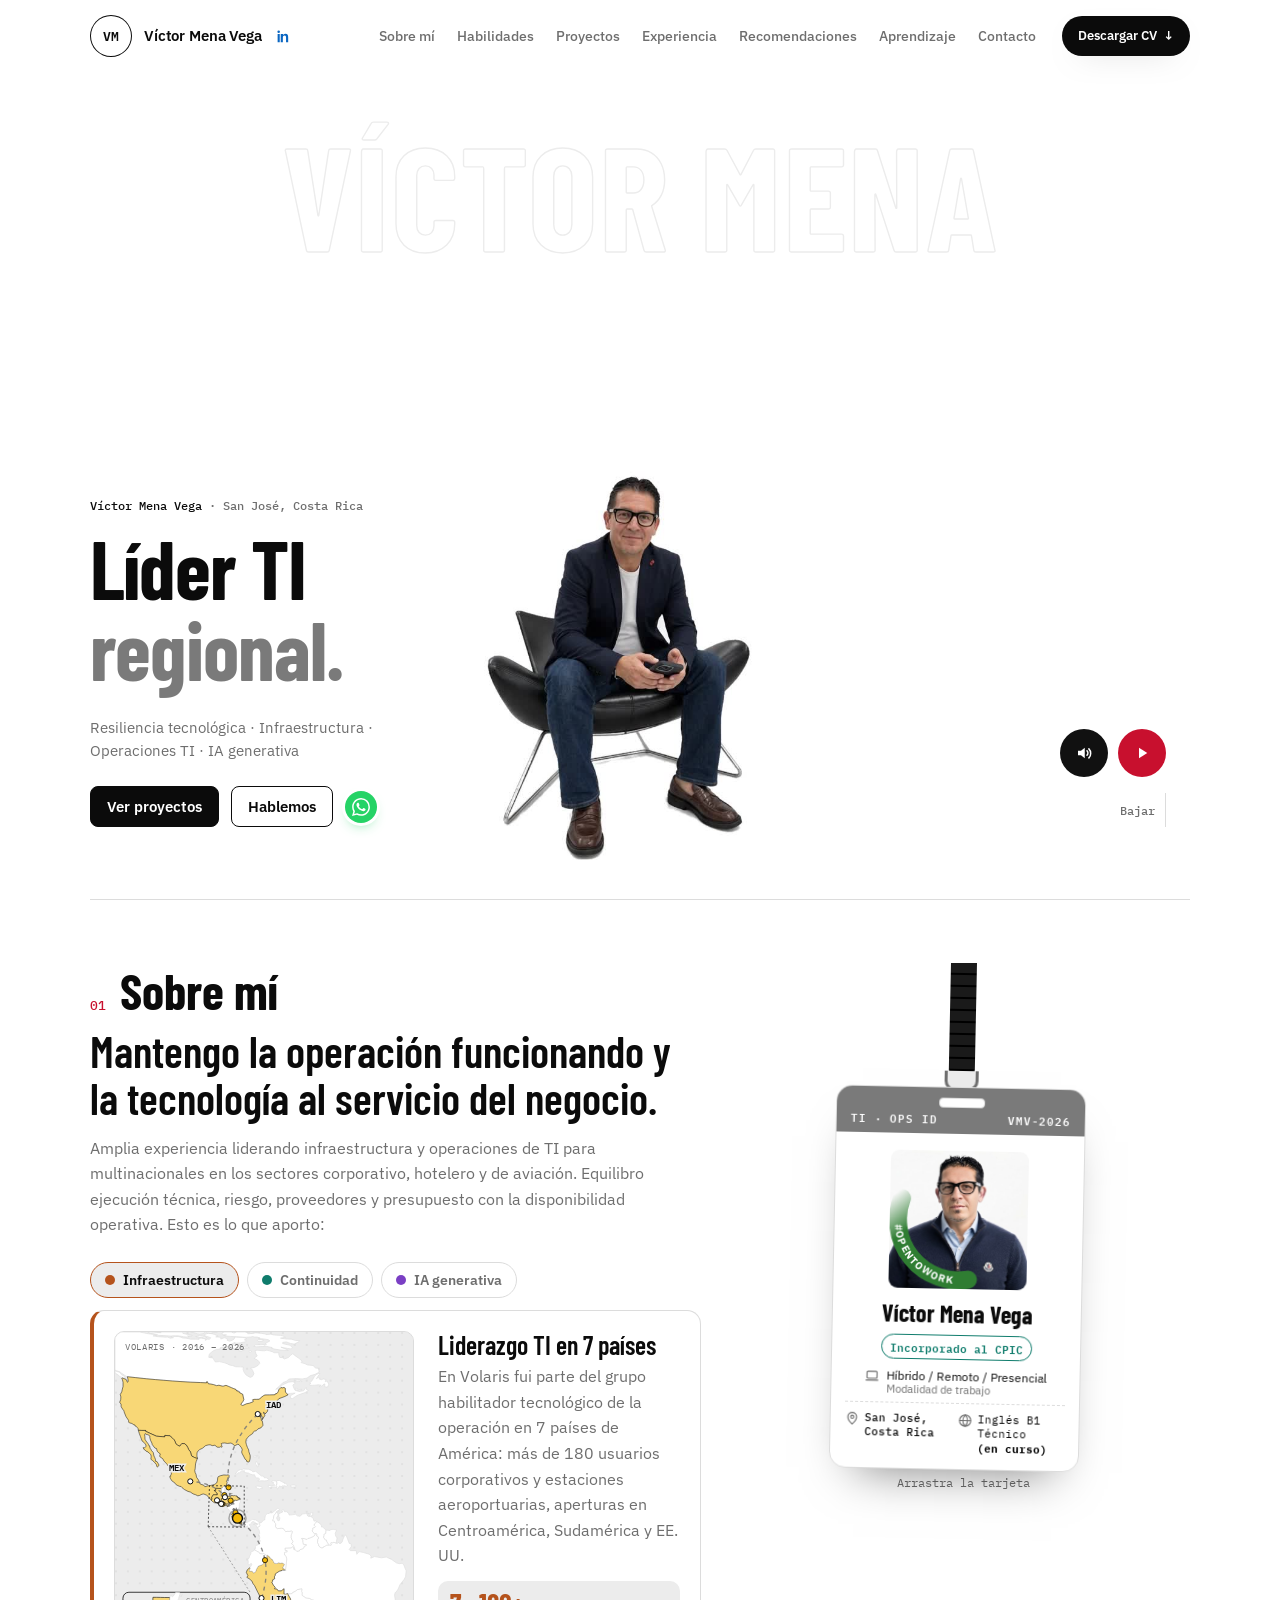
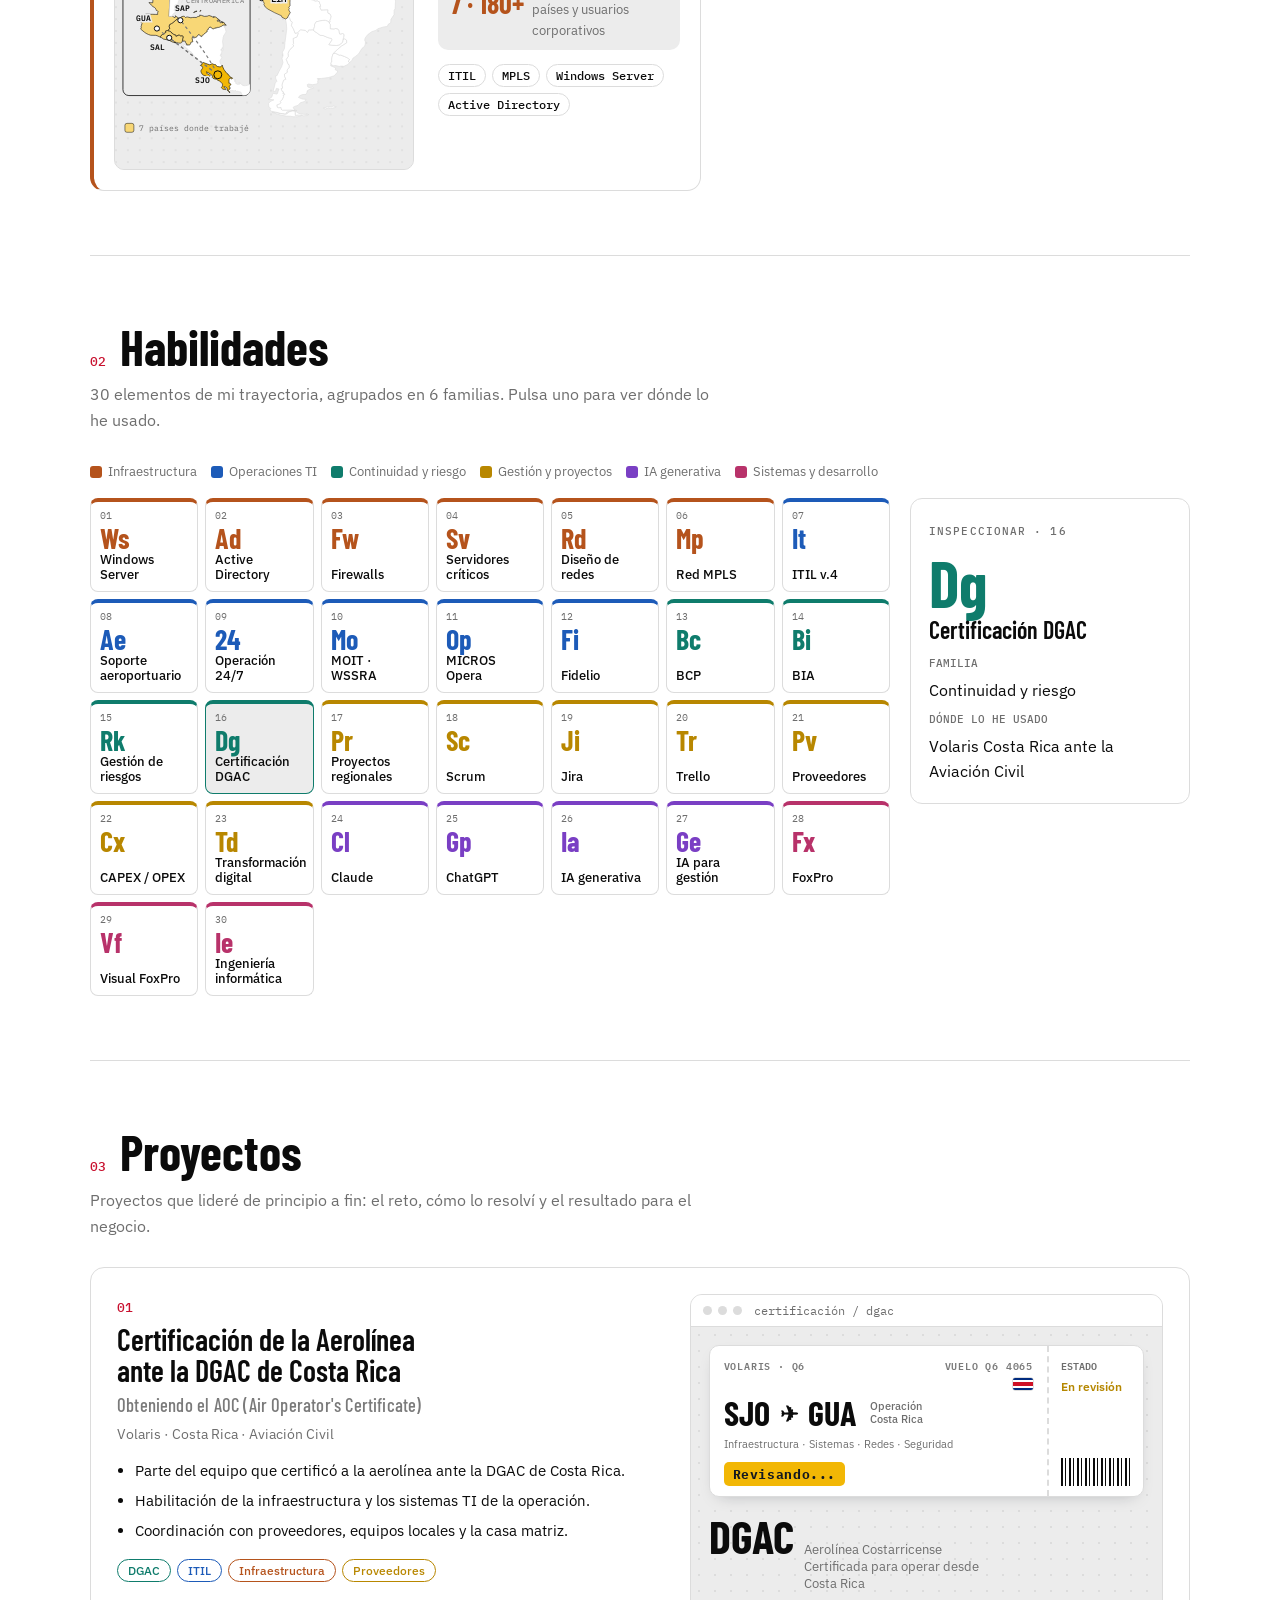
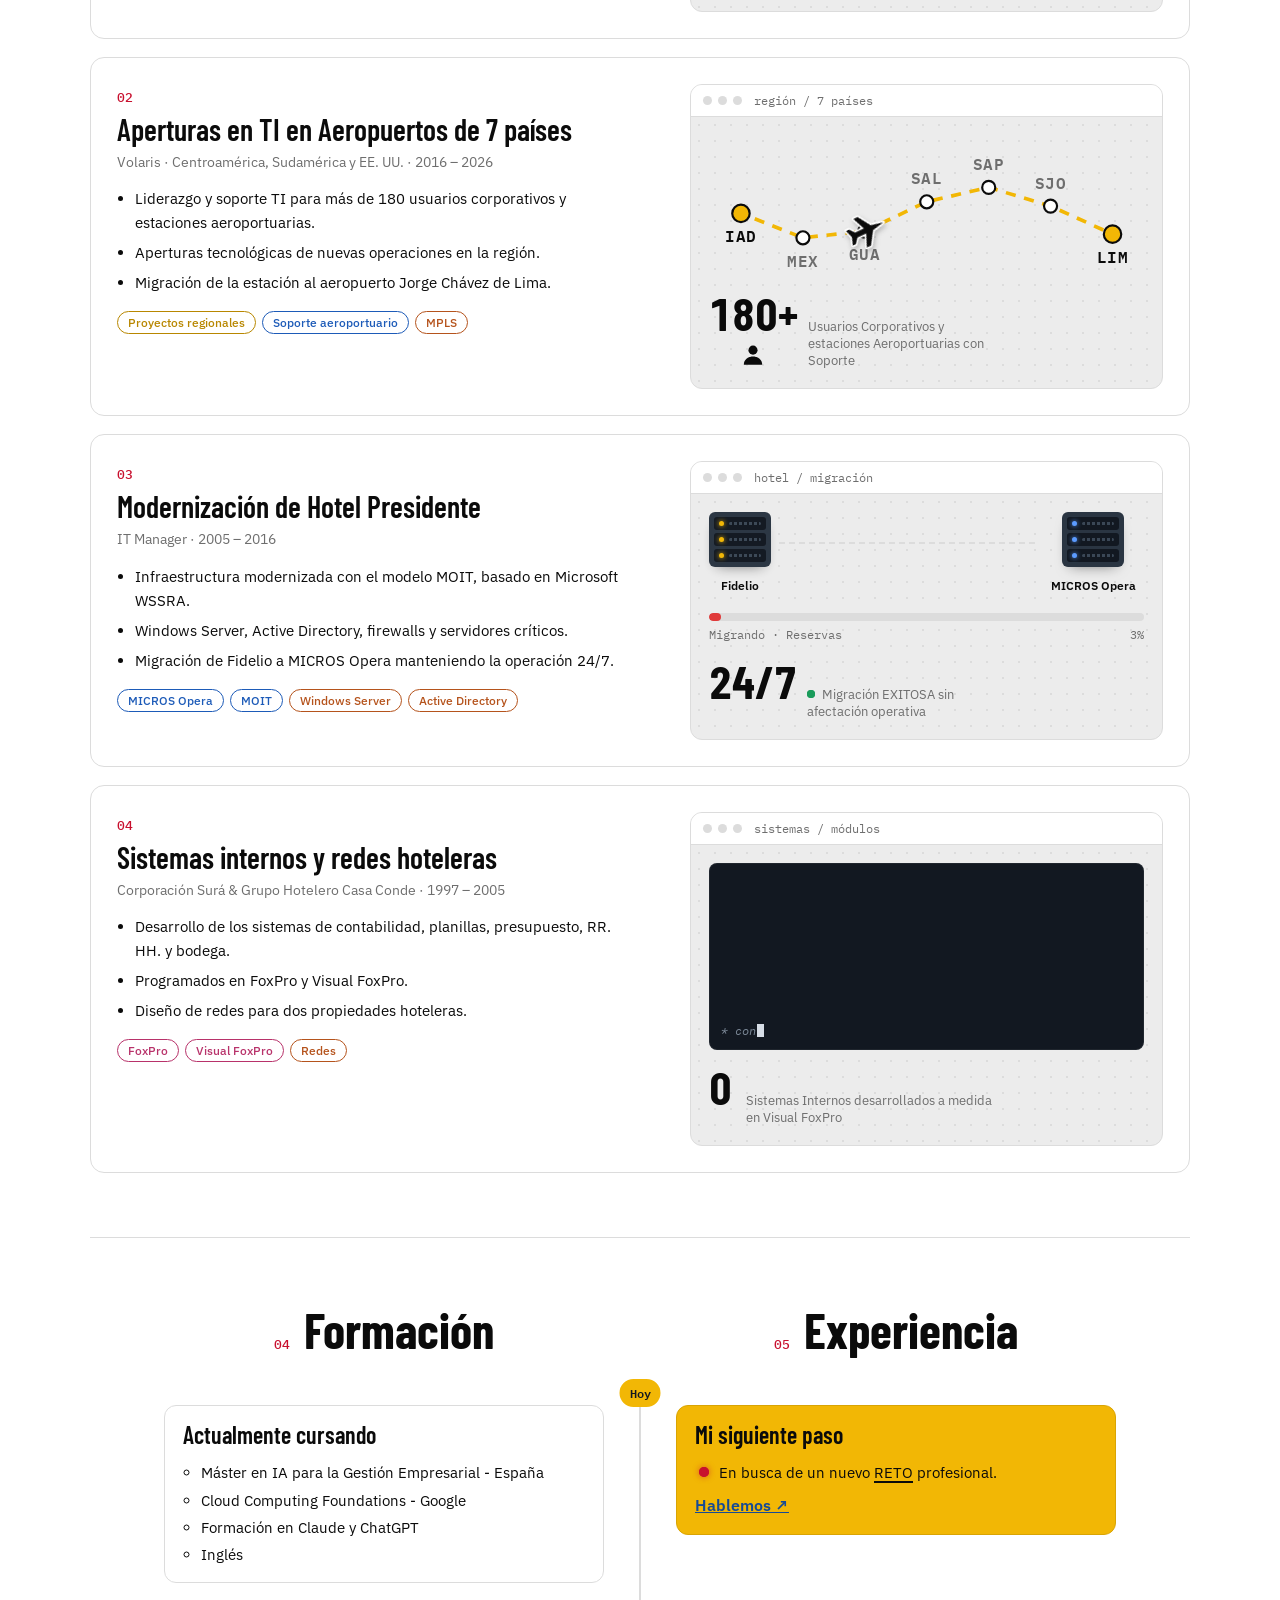
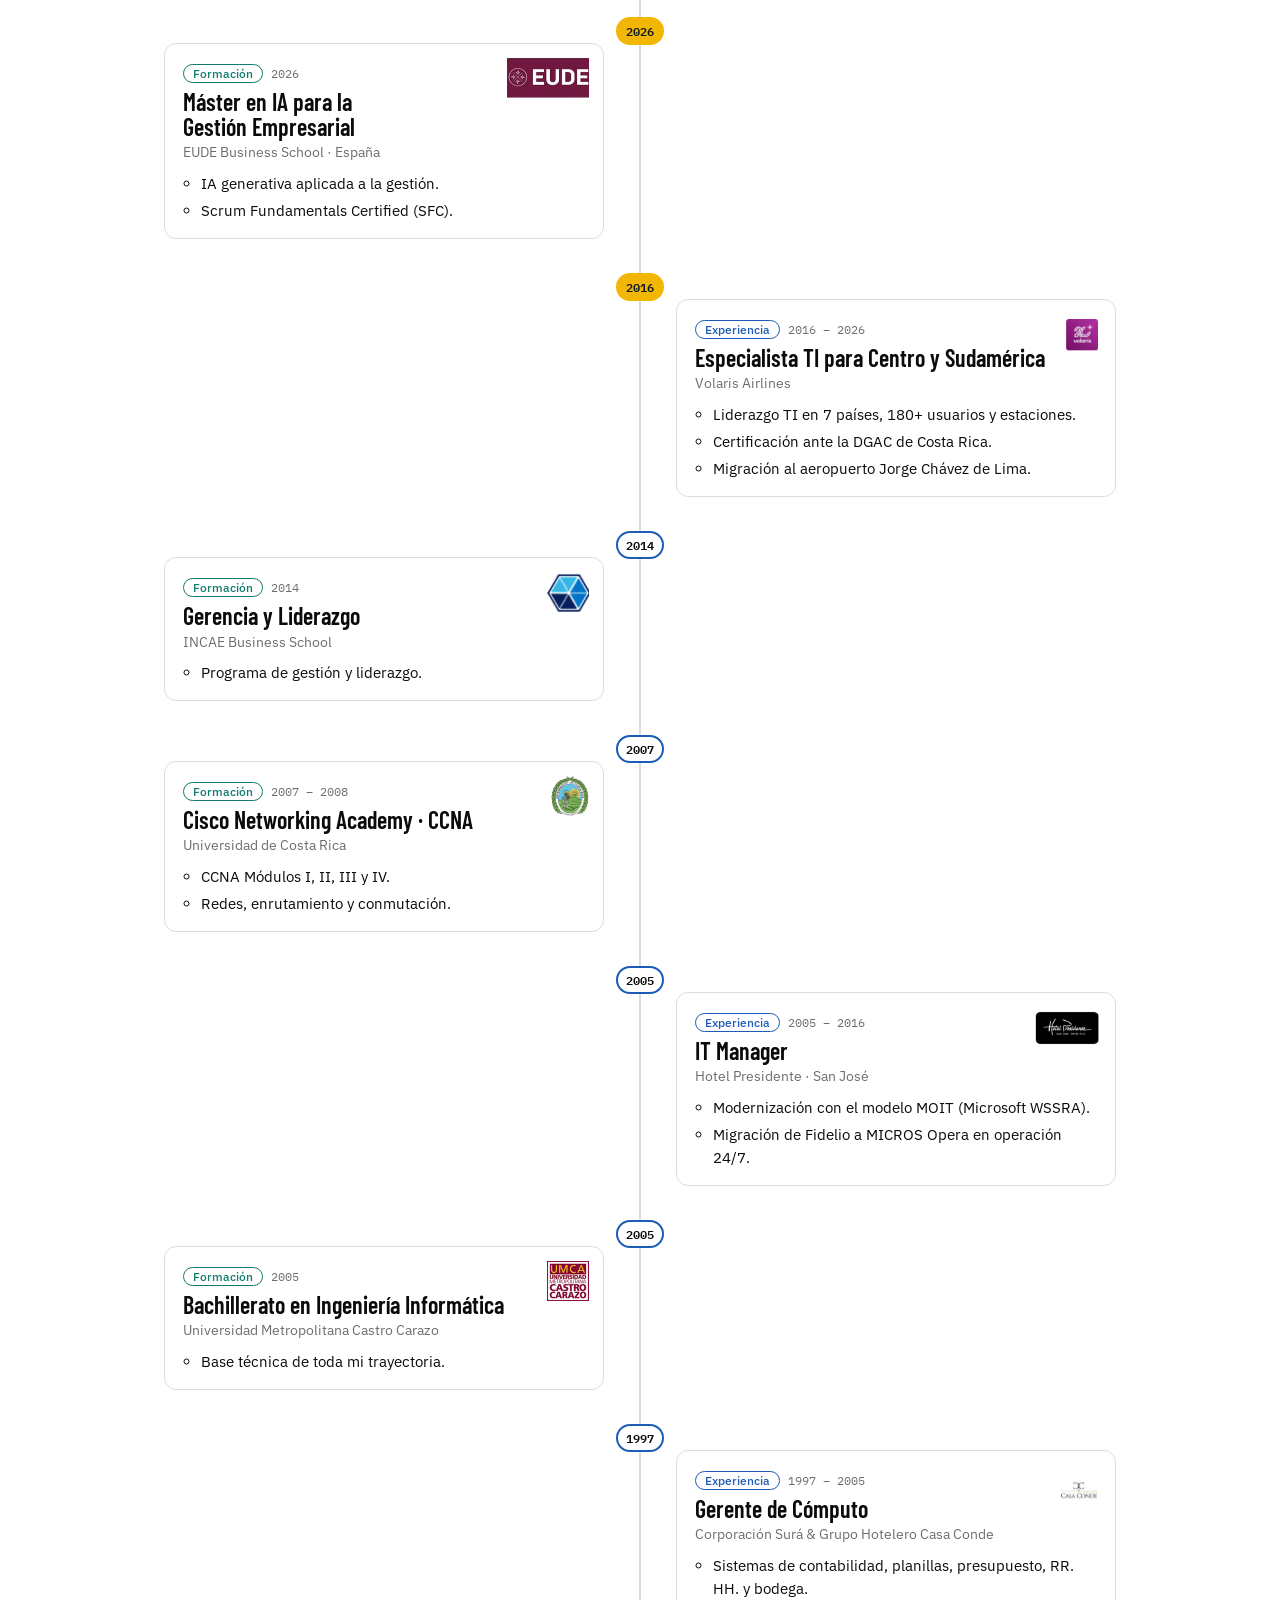
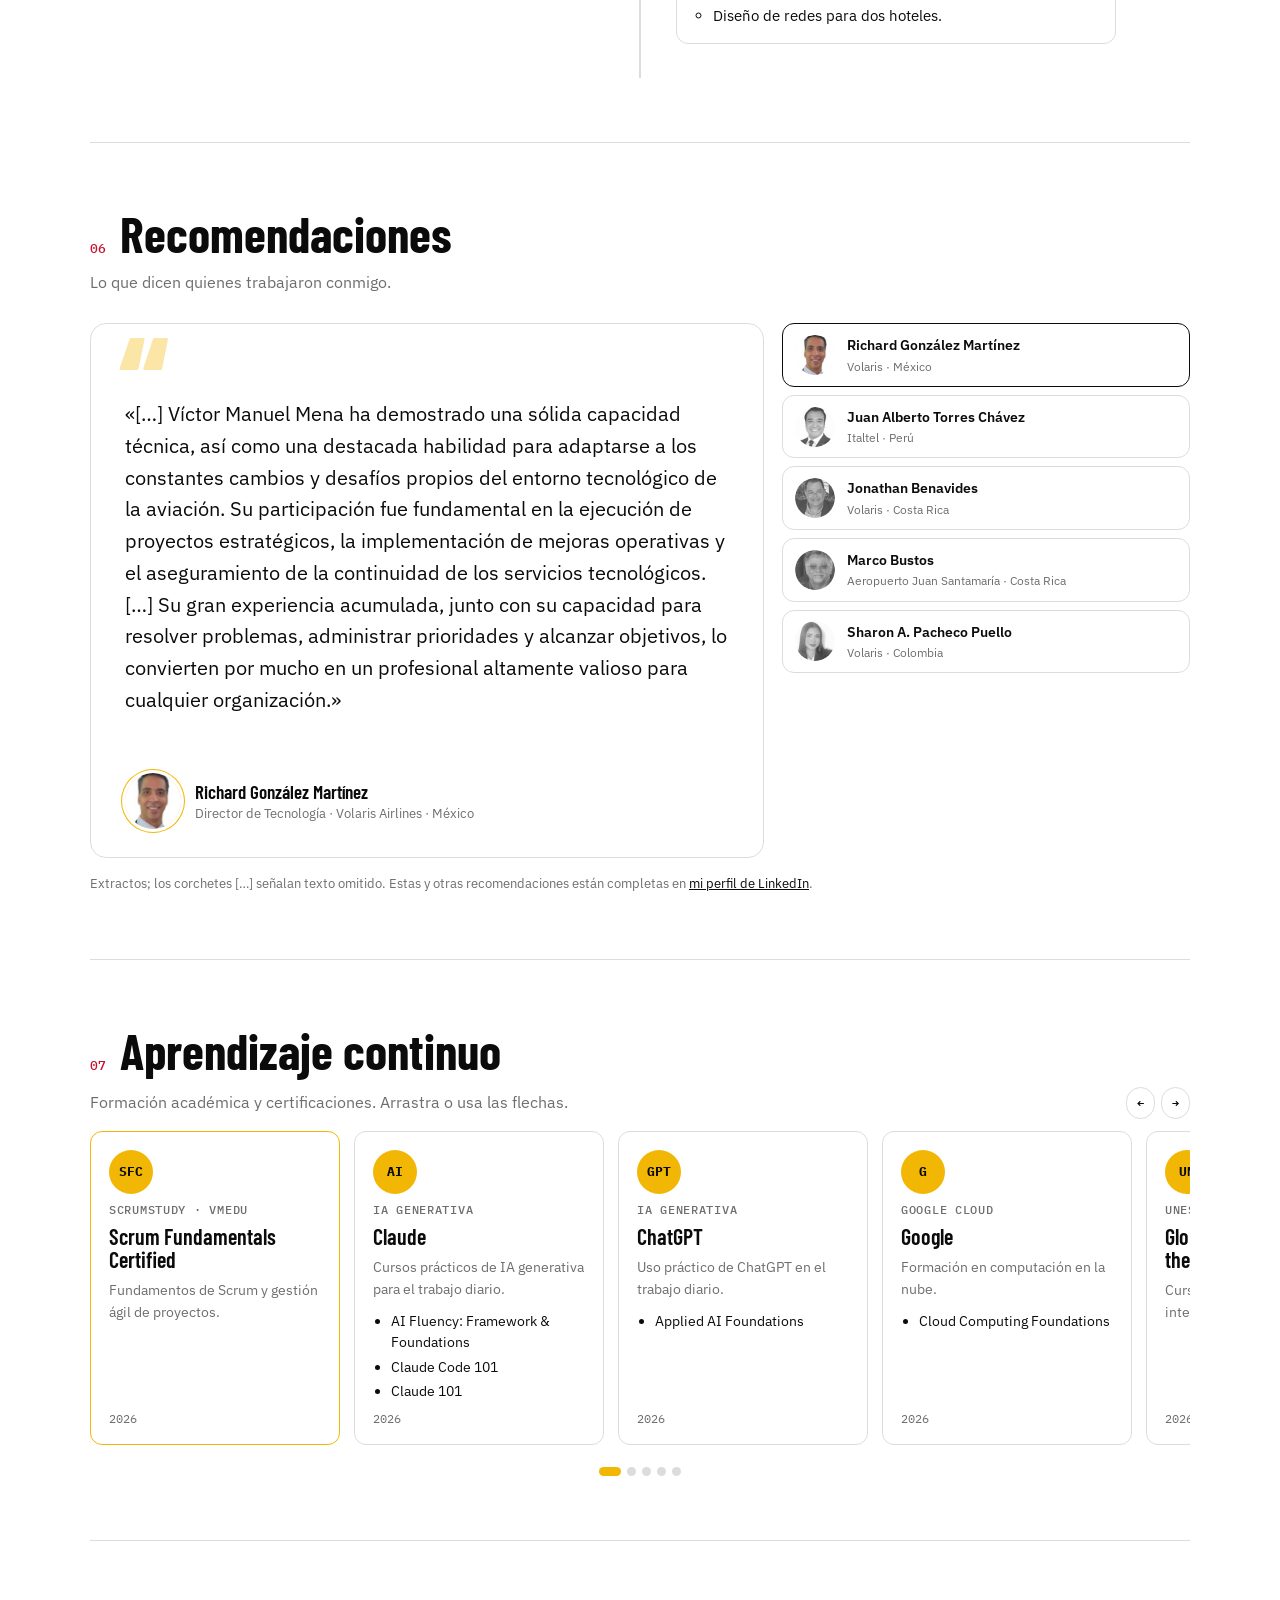
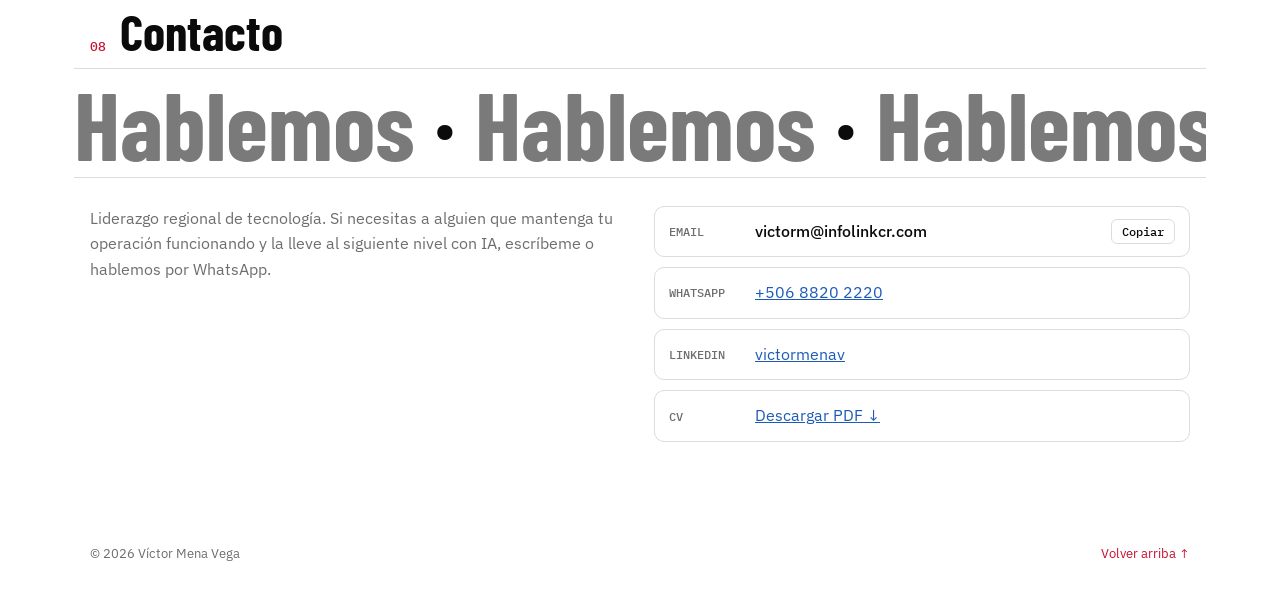
<file: index.html>
<!doctype html>
<html lang="es">
<head>
<meta charset="utf-8">
<meta name="viewport" content="width=device-width, initial-scale=1">
<title>Víctor Mena Vega | Infraestructura y Operaciones TI</title>
<meta name="description" content="Víctor Mena Vega, especialista en infraestructura y operaciones de TI en Costa Rica. Más de 30 años liderando equipos, continuidad operativa e IA generativa en 7 países.">
<meta name="author" content="Víctor Mena Vega">
<meta name="robots" content="index, follow, max-image-preview:large">
<link rel="canonical" href="https://www.victormena.com/">

<link rel="icon" href="assets/favicon.svg" type="image/svg+xml">
<link rel="alternate icon" href="assets/favicon.ico">
<link rel="apple-touch-icon" href="assets/apple-touch-icon.png">
<meta name="theme-color" content="#eef1f4">

<link rel="preload" as="image" href="assets/poster-super-ok1.jpg" fetchpriority="high">

<!-- Open Graph -->
<meta property="og:type" content="profile">
<meta property="og:title" content="Víctor Mena Vega | Infraestructura y Operaciones de TI">
<meta property="og:description" content="Amplia experiencia liderando infraestructura y operaciones de TI en Centroamérica, Sudamérica y EE. UU. ITIL, continuidad operativa, transformación digital e IA generativa aplicada.">
<meta property="og:image" content="https://www.victormena.com/assets/og-victor-mena-vega-bn.png">
<meta property="og:image:width" content="1200">
<meta property="og:image:height" content="630">
<meta property="og:image:alt" content="Víctor Mena Vega — Infraestructura y Operaciones de TI">
<meta property="og:url" content="https://www.victormena.com/">
<meta property="profile:first_name" content="Víctor">
<meta property="profile:last_name" content="Mena Vega">
<meta property="og:site_name" content="Víctor Mena Vega">
<meta property="og:locale" content="es_CR">
<meta property="og:video" content="https://www.victormena.com/assets/video-victor.mp4">
<meta property="og:video:type" content="video/mp4">

<!-- Twitter Card -->
<meta name="twitter:card" content="summary_large_image">
<meta name="twitter:title" content="Víctor Mena Vega | Infraestructura y Operaciones de TI">
<meta name="twitter:description" content="Amplia experiencia liderando infraestructura y operaciones de TI en Centroamérica, Sudamérica y EE. UU.">
<meta name="twitter:image" content="https://www.victormena.com/assets/og-victor-mena-vega-bn.png">
<meta name="twitter:image:alt" content="Víctor Mena Vega — Infraestructura y Operaciones de TI">

<script type="application/ld+json">
{
  "@context": "https://schema.org",
  "@graph": [
    {
      "@type": "Person",
      "@id": "https://www.victormena.com/#person",
      "name": "Víctor Mena Vega",
      "alternateName": ["Victor Mena Vega", "Victor Mena", "Víctor Mena"],
      "disambiguatingDescription": "Especialista costarricense en infraestructura y operaciones de TI, radicado en San José, Costa Rica.",
      "url": "https://www.victormena.com/",
      "image": "https://www.victormena.com/assets/victor-mena.jpg",
      "jobTitle": "Especialista en Infraestructura y Operaciones de TI",
      "description": "Ejecutivo de Tecnología con más de 30 años de experiencia en infraestructura y operaciones de TI, liderazgo regional, continuidad operativa, transformación digital e inteligencia artificial aplicada.",
      "address": {
        "@type": "PostalAddress",
        "addressLocality": "San José",
        "addressCountry": "CR"
      },
      "email": "mailto:victorm@infolinkcr.com",
      "telephone": "+506-8820-2220",
      "knowsLanguage": ["es", "en"],
      "worksFor": {
        "@type": "OrganizationRole",
        "roleName": "Especialista de TI para Centroamérica y Sudamérica",
        "startDate": "2016-07",
        "endDate": "2026-07",
        "worksFor": {
          "@type": "Organization",
          "name": "Volaris",
          "url": "https://www.volaris.com/"
        }
      },
      "nationality": {
        "@type": "Country",
        "name": "Costa Rica"
      },
      "sameAs": [
        "https://www.linkedin.com/in/victormenav/",
        "https://github.com/victormenav"
      ],
      "alumniOf": [
        { "@type": "CollegeOrUniversity", "name": "Universidad Metropolitana Castro Carazo" },
        { "@type": "CollegeOrUniversity", "name": "EUDE Business School" },
        { "@type": "CollegeOrUniversity", "name": "INCAE Business School" }
      ],
      "hasCredential": [
        { "@type": "EducationalOccupationalCredential", "name": "Máster en IA para la Gestión Empresarial", "recognizedBy": { "@type": "Organization", "name": "EUDE Business School" } },
        { "@type": "EducationalOccupationalCredential", "name": "Global MOOC on the Ethics of AI", "recognizedBy": [{ "@type": "Organization", "name": "UNESCO" }, { "@type": "Organization", "name": "LG AI Research" }] },
        { "@type": "EducationalOccupationalCredential", "name": "Scrum Fundamentals Certified (SFC)", "recognizedBy": { "@type": "Organization", "name": "SCRUMstudy" } }
      ],
      "knowsAbout": [
        "ITIL",
        "Infraestructura de TI",
        "Operaciones de TI",
        "Continuidad operativa",
        "Transformación digital",
        "Gestión de proyectos",
        "Gestión de riesgos",
        "Inteligencia artificial aplicada a operaciones de TI",
        "IA generativa"
      ],
      "memberOf": {
        "@type": "Organization",
        "name": "Colegio de Profesionales en Informática y Computación (CPIC)"
      }
    },
    {
      "@type": "ProfilePage",
      "@id": "https://www.victormena.com/#webpage",
      "url": "https://www.victormena.com/",
      "name": "Víctor Mena Vega | Infraestructura y Operaciones TI",
      "inLanguage": "es-CR",
      "mainEntity": { "@id": "https://www.victormena.com/#person" },
      "isPartOf": { "@id": "https://www.victormena.com/#website" }
    },
    {
      "@type": "WebSite",
      "@id": "https://www.victormena.com/#website",
      "url": "https://www.victormena.com/",
      "name": "Víctor Mena Vega",
      "alternateName": "Victor Mena Vega",
      "publisher": { "@id": "https://www.victormena.com/#person" },
      "inLanguage": "es-CR"
    },
    {
      "@type": "VideoObject",
      "name": "Víctor Mena Vega se presenta",
      "description": "Video de presentación de Víctor Mena Vega, especialista en infraestructura y operaciones de TI.",
      "thumbnailUrl": "https://www.victormena.com/assets/poster.jpg",
      "contentUrl": "https://www.victormena.com/assets/video-victor.mp4",
      "uploadDate": "2026-10-09T08:00:00-06:00",
      "duration": "PT8S"
    }
  ]
}
</script>
<link rel="preconnect" href="https://fonts.googleapis.com">
<link rel="preconnect" href="https://fonts.gstatic.com" crossorigin>
<link href="https://fonts.googleapis.com/css2?family=Barlow+Condensed:wght@500;600;700&family=IBM+Plex+Sans:wght@400;500;600&family=IBM+Plex+Mono:wght@400;500&display=swap" rel="stylesheet">
<link rel="stylesheet" href="styles.css?v=80">
</head>
<body>


<div class="progress" id="progress" aria-hidden="true"></div>
<header class="top" id="topbar"><div class="wrap">
  <div class="brandbox"><a class="brand" href="#inicio"><span class="mark" aria-hidden="true">VM</span><span class="bname">Víctor Mena Vega</span></a><a class="linkedin-icon" href="https://www.linkedin.com/in/victormenav/" target="_blank" rel="noopener" aria-label="Abrir el perfil de LinkedIn de Víctor Mena Vega en una pestaña nueva"><svg viewBox="0 0 24 24" aria-hidden="true"><path d="M5.2 3.4A1.8 1.8 0 1 1 5.2 7a1.8 1.8 0 0 1 0-3.6ZM3.7 8.4h3V20h-3V8.4Zm4.9 0h2.9V10h.1c.4-.8 1.4-1.9 3.1-1.9 3.3 0 3.9 2.1 3.9 5V20h-3v-6.1c0-1.5 0-3.3-2.1-3.3s-2.4 1.6-2.4 3.2V20h-3V8.4Z"/></svg></a></div>
  <div class="navr">
    <nav class="pill" aria-label="Secciones" id="navLinks"></nav>
    <a class="cvbtn" href="assets/cv-victor-mena-vega.pdf" target="_blank" rel="noopener" download aria-label="Descargar CV de Víctor Mena Vega (PDF)"><span class="cv-l">Descargar CV</span><span class="cv-s">CV</span> <span aria-hidden="true">↓</span></a>
    <button type="button" class="glass" id="menuBtn" aria-expanded="false" aria-controls="ov"><span id="menuTxt">Menú</span> <i aria-hidden="true"></i></button>
  </div>
</div></header>
<div class="ov" id="ov" role="dialog" aria-modal="true" aria-label="Menú" hidden>
  <div class="ov-top"><span class="mark" aria-hidden="true" style="background:var(--ink);color:var(--bg)">VM</span><button type="button" id="ovClose">Cerrar</button></div>
  <ul id="mnav"></ul>
  <div class="ov-foot"><a href="mailto:victorm@infolinkcr.com">victorm@infolinkcr.com</a><span>San José, Costa Rica</span></div>
</div>

<main class="wrap" id="inicio">

<section class="hero" id="heroSec" aria-labelledby="heroTitle">
  <p class="hero-ghost" aria-hidden="true">VÍCTOR MENA</p>
  <div class="hero-stage">
    <video class="hero-video" id="heroVideo" disablepictureinpicture disableremoteplayback controlslist="nodownload noremoteplayback nofullscreen" src="assets/video-super-ok1-blanco.mp4" muted playsinline preload="auto" poster="assets/poster-super-ok1.jpg" aria-label="Vídeo: Víctor se presenta"></video>
  </div>
  <div class="hero-copy">
    <p class="hero-kicker fade-in" style="--i:0"><b>Víctor Mena Vega</b> · <span id="heroPlace">San José, Costa Rica</span></p>
    <h1 class="h1" id="heroTitle"><span class="sr-only">Víctor Mena Vega, </span><span class="hero-line"><span style="--i:0" id="h1a">Líder TI</span></span><span class="hero-line"><span style="--i:1"><em id="h1b">regional.</em></span></span></h1>
    <p class="hero-roles fade-in" style="--i:1" id="heroRoles">Resiliencia tecnológica · Infraestructura · Operaciones TI · IA generativa</p>
    <div class="cta">
      <a class="btn primary fade-in" style="--i:2" href="#proyectos" id="ctaWork"></a>
      <span class="talkwrap fade-in" style="--i:3"><a class="btn" href="https://wa.me/50688202220?text=Vi%20tu%20perfil%20profesional%2C%20me%20gustar%C3%ADa%20que%20conversemos" target="_blank" rel="noopener" id="ctaTalk">Hablemos</a><a class="wa-bubble wa-badge" id="waFab" href="https://wa.me/50688202220?text=Vi%20tu%20perfil%20profesional%2C%20me%20gustar%C3%ADa%20que%20conversemos" target="_blank" rel="noopener" aria-label="Escribir a Víctor por WhatsApp" title="Escríbeme por WhatsApp"><svg viewBox="0 0 24 24" aria-hidden="true"><path d="M17.472 14.382c-.297-.149-1.758-.867-2.03-.967-.273-.099-.471-.148-.67.15-.197.297-.767.966-.94 1.164-.173.199-.347.223-.644.075-.297-.15-1.255-.463-2.39-1.475-.883-.788-1.48-1.761-1.653-2.059-.173-.297-.018-.458.13-.606.134-.133.298-.347.446-.52.149-.174.198-.298.298-.497.099-.198.05-.371-.025-.52-.075-.149-.669-1.612-.916-2.207-.242-.579-.487-.5-.669-.51-.173-.008-.371-.01-.57-.01-.198 0-.52.074-.792.372-.272.297-1.04 1.016-1.04 2.479 0 1.462 1.065 2.875 1.213 3.074.149.198 2.096 3.2 5.077 4.487.709.306 1.262.489 1.694.625.712.227 1.36.195 1.871.118.571-.085 1.758-.719 2.006-1.413.248-.694.248-1.289.173-1.413-.074-.124-.272-.198-.57-.347m-5.421 7.403h-.004a9.87 9.87 0 01-5.031-1.378l-.361-.214-3.741.982.998-3.648-.235-.374a9.86 9.86 0 01-1.51-5.26c.001-5.45 4.436-9.884 9.888-9.884 2.64 0 5.122 1.03 6.988 2.898a9.825 9.825 0 012.893 6.994c-.003 5.45-4.437 9.884-9.885 9.884m8.413-18.297A11.815 11.815 0 0012.05 0C5.495 0 .16 5.335.157 11.892c0 2.096.547 4.142 1.588 5.945L.057 24l6.305-1.654a11.882 11.882 0 005.683 1.448h.005c6.554 0 11.89-5.335 11.893-11.893a11.821 11.821 0 00-3.48-8.413z"/></svg></a></span>
    </div>
  </div>
  <div class="hero-side fade-in" style="--i:5">
    <div class="vctrl">
      <button type="button" class="pp" id="sndBtn" aria-label="Activar sonido"></button>
      <button type="button" class="pp" id="ppBtn" aria-pressed="false"></button>
    </div>
    <a class="hero-scroll" href="#sobre"><span id="scrollTxt">Bajar</span><i aria-hidden="true"></i></a>
  </div>
</section>

<section id="sobre">
  <div class="shead"><span class="snum">01</span><h2 data-i18n="about_h">Sobre mí</h2></div>
  <div class="about" id="aboutBody"></div>
</section>

<section id="habilidades">
  <div class="shead"><span class="snum">02</span><h2 data-i18n="skills_h">Habilidades</h2></div>
  <p class="lead" id="skillsLead"></p>
  <div class="legend" id="legend"></div>
  <div class="skills">
    <div class="ptable" id="ptable"></div>
    <aside class="inspect" id="inspect" aria-live="polite"></aside>
  </div>
</section>

<section id="proyectos">
  <div class="shead"><span class="snum">03</span><h2 data-i18n="work_h">Proyectos</h2></div>
  <p class="lead" data-i18n="work_lead">Proyectos que lideré de principio a fin: el reto, cómo lo resolví y el resultado para el negocio.</p>
  <div class="projects" id="projects"></div>
</section>

<section id="trayectoria">
  <div class="tl-head"><div class="tlh tlh-edu"><div class="shead"><span class="snum">04</span><h2>Formación</h2></div></div><div class="tlh tlh-exp"><div class="shead"><span class="snum">05</span><h2 data-i18n="exp_h">Experiencia</h2></div></div></div>
  <div class="tl-mob">
    <div class="shead"><span class="snum">04</span><h2>Trayectoria</h2></div>
    <div class="tl-tabs" role="tablist" aria-label="Trayectoria">
      <button type="button" role="tab" id="tabExp" data-show="exp" aria-selected="true" aria-controls="timeline">Experiencia</button>
      <button type="button" role="tab" id="tabEdu" data-show="edu" aria-selected="false" aria-controls="timeline">Formación</button>
    </div>
  </div>
  <ol class="tl show-exp" id="timeline"></ol>
</section>

<section id="recomendaciones">
  <div class="shead"><span class="snum">06</span><h2>Recomendaciones</h2></div>
  <p class="lead">Lo que dicen quienes trabajaron conmigo.</p>
  <div class="recs" id="recs">
    <div class="rec-stage">
      <blockquote class="rec on" id="rec0" role="tabpanel" aria-labelledby="rect0">
        <p>«[…] Víctor Manuel Mena ha demostrado una sólida capacidad técnica, así como una destacada habilidad para adaptarse a los constantes cambios y desafíos propios del entorno tecnológico de la aviación. Su participación fue fundamental en la ejecución de proyectos estratégicos, la implementación de mejoras operativas y el aseguramiento de la continuidad de los servicios tecnológicos. […] Su gran experiencia acumulada, junto con su capacidad para resolver problemas, administrar prioridades y alcanzar objetivos, lo convierten por mucho en un profesional altamente valioso para cualquier organización.»</p>
        <div class="rec-by"><img src="assets/rec/richard.jpg" alt="Richard González Martínez" width="56" height="56" loading="lazy" decoding="async"><span><b>Richard González Martínez</b><small>Director de Tecnología · Volaris Airlines · México</small></span></div>
      </blockquote>
      <blockquote class="rec" id="rec1" role="tabpanel" aria-labelledby="rect1">
        <p>«[…] Víctor destacó por su sólido criterio en infraestructura y operaciones TI, su capacidad para comprender rápidamente escenarios complejos y, sobre todo, por mantener siempre el foco en la continuidad operativa del negocio. En un entorno aeroportuario, donde conectividad, disponibilidad y tiempos de respuesta son críticos, demostró una excelente combinación de conocimiento técnico, organización y orientación a resultados. […] Lo recomiendo para posiciones de liderazgo en Tecnología, Infraestructura y Operaciones TI, especialmente en organizaciones que requieran gestionar entornos críticos, múltiples sedes, proveedores y altos estándares de disponibilidad y servicio.»</p>
        <div class="rec-by"><img src="assets/rec/juan.jpg" alt="Juan Alberto Torres Chávez" width="56" height="56" loading="lazy" decoding="async"><span><b>Juan Alberto Torres Chávez</b><small>Gerente de Contrato de la Red MPLS Gigabit · Italtel · Perú</small></span></div>
      </blockquote>
      <blockquote class="rec" id="rec2" role="tabpanel" aria-labelledby="rect2">
        <p>«[…] Es un profesional sumamente competente, con una aguda capacidad analítica y una habilidad extraordinaria para resolver problemas complejos. Su proactividad y profesionalismo lo convierten en un líder natural, siempre dispuesto a colaborar y a inspirar a su equipo. Recomiendo a Víctor sin ninguna reserva para cualquier posición en la que busquen un líder IT, ya que es un activo invaluable para cualquier organización.»</p>
        <div class="rec-by"><img src="assets/rec/jonathan.jpg" alt="Jonathan Benavides" width="56" height="56" loading="lazy" decoding="async"><span><b>Jonathan Benavides</b><small>Dirección Comercial y Desarrollo de Mercados · Volaris Airlines · Costa Rica</small></span></div>
      </blockquote>
      <blockquote class="rec" id="rec3" role="tabpanel" aria-labelledby="rect3">
        <p>«Víctor es un profesional Senior, con gran capacidad de resolución y manejo regional. Definitivamente sería una persona que contrataría para ser parte de mi equipo de trabajo: su conocimiento y su fortaleza para trabajar en equipo hacen la diferencia para lograr una gestión con excelencia. La empresa que logre reclutarlo contará con una persona que llegará a dar grandes aportes.»</p>
        <div class="rec-by"><img src="assets/rec/marco.jpg" alt="Marco Bustos" width="56" height="56" loading="lazy" decoding="async"><span><b>Marco Bustos</b><small>Jefe de Aeropuerto Estación SJO · Aeropuerto Juan Santamaría · Costa Rica</small></span></div>
      </blockquote>
      <blockquote class="rec" id="rec4" role="tabpanel" aria-labelledby="rect4">
        <p>«[…] Puedo destacar su profesionalismo y compromiso. Vic se caracteriza por su excelente disposición para el trabajo en equipo, alto sentido de responsabilidad, atención al detalle y una destacada capacidad para coordinar todas las actividades que se le presentan y plantean. […] Resalto su calidad humana, capacidad de comunicación y liderazgo […] cualidades que me generan confianza y que sé que aportará un valor significativo a cualquier equipo de trabajo al que pertenezca.»</p>
        <div class="rec-by"><img src="assets/rec/sharon.jpg" alt="Sharon A. Pacheco Puello" width="56" height="56" loading="lazy" decoding="async"><span><b>Sharon A. Pacheco Puello</b><small>Coordinadora AVSEC SAM · Volaris Airlines · Colombia</small></span></div>
      </blockquote>
    </div>
    <div class="rec-tabs" role="tablist" aria-label="Recomendaciones">
      <button type="button" class="rec-tab" role="tab" id="rect0" aria-controls="rec0" aria-selected="true"><img src="assets/rec/richard.jpg" alt="" width="40" height="40" loading="lazy"><span><b>Richard González Martínez</b><small>Volaris · México</small></span><i class="rec-prog" aria-hidden="true"></i></button>
      <button type="button" class="rec-tab" role="tab" id="rect1" aria-controls="rec1" aria-selected="false"><img src="assets/rec/juan.jpg" alt="" width="40" height="40" loading="lazy"><span><b>Juan Alberto Torres Chávez</b><small>Italtel · Perú</small></span><i class="rec-prog" aria-hidden="true"></i></button>
      <button type="button" class="rec-tab" role="tab" id="rect2" aria-controls="rec2" aria-selected="false"><img src="assets/rec/jonathan.jpg" alt="" width="40" height="40" loading="lazy"><span><b>Jonathan Benavides</b><small>Volaris · Costa Rica</small></span><i class="rec-prog" aria-hidden="true"></i></button>
      <button type="button" class="rec-tab" role="tab" id="rect3" aria-controls="rec3" aria-selected="false"><img src="assets/rec/marco.jpg" alt="" width="40" height="40" loading="lazy"><span><b>Marco Bustos</b><small>Aeropuerto Juan Santamaría · Costa Rica</small></span><i class="rec-prog" aria-hidden="true"></i></button>
      <button type="button" class="rec-tab" role="tab" id="rect4" aria-controls="rec4" aria-selected="false"><img src="assets/rec/sharon.jpg" alt="" width="40" height="40" loading="lazy"><span><b>Sharon A. Pacheco Puello</b><small>Volaris · Colombia</small></span><i class="rec-prog" aria-hidden="true"></i></button>
    </div>
  </div>
  <p class="recs-note">Extractos; los corchetes […] señalan texto omitido. Estas y otras recomendaciones están completas en <a href="https://www.linkedin.com/in/victormenav/" target="_blank" rel="noopener">mi perfil de LinkedIn</a>.</p>
</section>

<section id="certificaciones">
  <div class="shead"><span class="snum">07</span><h2 data-i18n="certs_h">Aprendizaje continuo</h2></div>
  <div class="certs-head">
    <p class="lead" id="certsLead" style="margin:0"></p>
    <div class="scroller-btns">
      <button type="button" class="iconbtn" id="cPrev" aria-label="Anterior / Previous">←</button>
      <button type="button" class="iconbtn" id="cNext" aria-label="Siguiente / Next">→</button>
    </div>
  </div>
  <div class="certs" id="certs" tabindex="0" aria-label="Aprendizaje continuo y certificaciones"></div>
  <div class="cdots" id="cdots"></div>
</section>

<section id="contacto" style="border-bottom:0">
  <div class="shead"><span class="snum">08</span><h2 data-i18n="nav_contact">Contacto</h2></div>
  <div class="marquee" aria-hidden="true"><div id="mq"></div></div>
  <div class="contact">
    <p class="lead" data-i18n="contact_lead">Liderazgo regional de tecnología. Si necesitas a alguien que mantenga tu operación funcionando y la lleve al siguiente nivel con IA, escríbeme o hablemos por WhatsApp.</p>
    <div>
      <div class="cline"><b>Email</b><span class="v" id="mail">victorm@infolinkcr.com</span><button type="button" data-copy="mail" data-i18n="copy">Copiar</button></div>
      <div class="cline"><b>WhatsApp</b><a href="https://wa.me/50688202220?text=Vi%20tu%20perfil%20profesional%2C%20me%20gustar%C3%ADa%20que%20conversemos" target="_blank" rel="noopener">+506 8820 2220</a></div>
      <div class="cline"><b>LinkedIn</b><a href="https://www.linkedin.com/in/victormenav" target="_blank" rel="noopener">victormenav</a></div>
      <div class="cline"><b>CV</b><a href="assets/cv-victor-mena-vega.pdf" target="_blank" rel="noopener" data-i18n="cv">Descargar PDF ↓</a></div>
    </div>
  </div>
</section>

<footer><span>© 2026 Víctor Mena Vega</span><a href="#inicio" data-i18n="top">Volver arriba ↑</a></footer>
</main>

<noscript>
  <div class="wrap" style="padding:24px 0">
    <p>Víctor Mena Vega es especialista en infraestructura y operaciones de TI en San José, Costa Rica, con más de 30 años de experiencia. Lideró la habilitación tecnológica de Volaris en 7 países de América: Costa Rica, Guatemala, El Salvador, Honduras, Perú, México y EE. UU. (2016–2026), fue IT Manager de Hotel Presidente (2005–2016) y Gerente de Cómputo en Corporación Surá y Grupo Hotelero Casa Conde (1997–2005). Máster en IA para la Gestión Empresarial (EUDE), Scrum Fundamentals Certified e incorporado al CPIC.</p>
    <p>Contacto: <a href="mailto:victorm@infolinkcr.com">victorm@infolinkcr.com</a> · <a href="https://www.linkedin.com/in/victormenav">LinkedIn</a></p>
  </div>
</noscript>
<script src="map-americas.js"></script>
<script src="script.js"></script>
<style>:root{--bg:#ffffff !important}html,body,.hero{background:#fff !important}.hero-stage{mix-blend-mode:multiply !important}.hero-video{-webkit-mask-image:linear-gradient(90deg,rgba(0,0,0,0) 0%,rgba(0,0,0,.06) 1.5%,rgba(0,0,0,.3) 3.5%,rgba(0,0,0,.75) 6%,#000 8.5%,#000 91.5%,rgba(0,0,0,.75) 94%,rgba(0,0,0,.3) 96.5%,rgba(0,0,0,.06) 98.5%,rgba(0,0,0,0) 100%) !important;mask-image:linear-gradient(90deg,rgba(0,0,0,0) 0%,rgba(0,0,0,.06) 1.5%,rgba(0,0,0,.3) 3.5%,rgba(0,0,0,.75) 6%,#000 8.5%,#000 91.5%,rgba(0,0,0,.75) 94%,rgba(0,0,0,.3) 96.5%,rgba(0,0,0,.06) 98.5%,rgba(0,0,0,0) 100%) !important}.vctrl{flex-direction:row !important;gap:10px !important;align-items:center !important}#ppBtn{background:#c8102e !important;color:#fff !important;border:0 !important}#ppBtn::after{display:block !important;box-shadow:0 0 0 1.5px #c8102e !important}#sndBtn{background:#111 !important;color:#fff !important;border:0 !important}#sndBtn::after{display:none !important}</style><script>document.addEventListener('DOMContentLoaded',function(){var v=document.getElementById('heroVideo'),b=document.getElementById('sndBtn');if(!v||!b)return;var SP='<svg viewBox="0 0 24 24" aria-hidden="true"><path d="M4 9h4l5-4v14l-5-4H4z"/><path d="M16 9c1.6 1.6 1.6 4.4 0 6M18.5 6.5c3.2 3.2 3.2 8.8 0 12" fill="none" stroke="currentColor" stroke-width="2" stroke-linecap="round"/></svg>',MU='<svg viewBox="0 0 24 24" aria-hidden="true"><path d="M4 9h4l5-4v14l-5-4H4z"/><path d="M16 9l5 6M21 9l-5 6" fill="none" stroke="currentColor" stroke-width="2" stroke-linecap="round"/></svg>',on=true;v.muted=false;v.volume=1;function ui(){b.innerHTML=on?SP:MU;b.setAttribute('aria-label',on?'Silenciar':'Activar sonido');b.title=on?'Silenciar':'Activar sonido'}b.addEventListener('click',function(e){e.stopPropagation();on=!on;v.muted=!on;if(window.setSnd)window.setSnd(on);ui()});v.addEventListener('play',function(){v.muted=!on});ui()});</script></body>
</html>
</file>
<file: styles.css>
/* Layout: single-page "field log" with a fixed numbered index (same system as the reference). */
:root{
  --bg:#eef1f4; --surface:#ffffff; --sunk:#e4e8ee; --ink:#121821; --muted:#566170; --line:#d3d9e1;
  --signal:#f2b705; --signal-ink:#7d5a00; --on-signal:#121821; --route:#1d5bb8;
  --t-trig:#b88700; --t-logic:#1d5bb8; --t-ai:#7a3fc4; --t-data:#0f7c6c; --t-out:#b8326a; --t-warn:#b5531c;
  --ghost:rgba(18,24,33,.11);
  --display:"Barlow Condensed","Arial Narrow",Arial,sans-serif;
  --body:"IBM Plex Sans",system-ui,-apple-system,"Segoe UI",sans-serif;
  --mono:"IBM Plex Mono",ui-monospace,Menlo,Consolas,monospace;
}
:root{color-scheme:light}

*{box-sizing:border-box}
html{scroll-behavior:smooth}
body{background:var(--bg);color:var(--ink);font-family:var(--body);font-size:16px;line-height:1.6;padding-inline:16px;padding-block:0;margin:0}
a{color:var(--route)}
:focus-visible{outline:3px solid var(--signal);outline-offset:2px;border-radius:4px}
.wrap{max-width:1100px;margin-inline:auto}
@media (prefers-reduced-motion: reduce){html{scroll-behavior:auto}*{transition:none!important;animation:none!important}}


/* header: transparent bar; round monogram + name, pill nav with a sliding active indicator, glass once scrolled */
.progress{position:fixed;top:0;left:0;right:0;height:2px;background:var(--ink);transform:scaleX(0);transform-origin:0 50%;z-index:60;pointer-events:none}
header.top{position:sticky;top:0;z-index:50;margin-inline:-16px;padding:0 16px;height:72px;pointer-events:none}
header.top .wrap{display:flex;align-items:center;justify-content:space-between;gap:16px;height:100%}
.brand{pointer-events:auto;display:flex;align-items:center;gap:12px;text-decoration:none;color:var(--ink);min-width:0}
.mark{flex:none;width:42px;height:42px;border-radius:50%;display:grid;place-items:center;font:600 13px/1 var(--mono);letter-spacing:-.02em;box-shadow:inset 0 0 0 1px var(--ink);color:var(--ink);background:transparent;transition:background-color .5s,color .5s,transform .8s cubic-bezier(.2,.7,.2,1)}
.brand:hover .mark{transform:rotate(360deg)}
.bname{font-weight:600;font-size:15px;letter-spacing:-.01em;white-space:nowrap;transition:opacity .5s,transform .6s}
.scrolled .mark{background:var(--ink);color:var(--bg)}
.scrolled .bname{opacity:0;transform:translateX(-8px);pointer-events:none}
.glass{background:rgba(255,255,255,.62);-webkit-backdrop-filter:blur(12px) saturate(1.4);backdrop-filter:blur(12px) saturate(1.4);box-shadow:inset 0 0 0 1px var(--line),0 10px 30px -18px rgba(13,13,13,.3)}
.navr{display:flex;align-items:center;gap:10px}
.pill{pointer-events:auto;position:relative;display:flex;align-items:center;padding:5px;border-radius:999px;transition:background-color .5s,box-shadow .5s}
.scrolled .pill{background:rgba(255,255,255,.62);-webkit-backdrop-filter:blur(12px) saturate(1.4);backdrop-filter:blur(12px) saturate(1.4);box-shadow:inset 0 0 0 1px var(--line),0 10px 30px -18px rgba(13,13,13,.3)}
.ind{position:absolute;top:5px;left:0;height:calc(100% - 10px);border-radius:999px;background:var(--ink);opacity:0;transition:transform .6s cubic-bezier(.2,.7,.2,1),width .6s cubic-bezier(.2,.7,.2,1),opacity .4s}
.pill a{position:relative;z-index:1;display:block;padding:9px 15px;border-radius:999px;font-size:14px;font-weight:500;color:var(--muted);text-decoration:none;white-space:nowrap;transition:color .4s}
.pill a:hover{color:var(--ink)}
.pill a[aria-current="true"]{color:#fff}
.seg{pointer-events:auto;display:flex;padding:4px;border-radius:999px;gap:2px}
.seg button{font:600 12px var(--mono);background:transparent;color:var(--muted);border:0;border-radius:999px;padding:7px 10px;cursor:pointer}
.seg button[aria-pressed="true"]{background:var(--ink);color:#fff}
.cvbtn{pointer-events:auto;display:inline-flex;align-items:center;gap:6px;height:40px;padding:0 16px;border-radius:999px;background:var(--ink);color:#fff;text-decoration:none;font:600 13px var(--body);white-space:nowrap;box-shadow:0 10px 30px -18px rgba(13,13,13,.5);transition:transform .2s,background-color .2s}
.cvbtn:hover{background:#000;transform:translateY(-1px)}
.cvbtn:focus-visible{outline:2px solid var(--signal);outline-offset:2px}
.cv-s{display:none}
@media (max-width:480px){.cv-l{display:none}.cv-s{display:inline}.cvbtn{padding:0 13px;height:38px}}
@media (max-width:400px){#menuTxt{position:absolute;width:1px;height:1px;overflow:hidden;clip:rect(0 0 0 0)}#menuBtn{padding:0 14px}}
#menuBtn{pointer-events:auto;display:none;height:44px;padding:0 18px;border-radius:999px;border:0;font:500 14px var(--body);color:var(--ink);align-items:center;gap:10px;cursor:pointer}
#menuBtn i{display:block;width:16px;height:1.5px;background:currentColor;position:relative}
#menuBtn i::after{content:"";position:absolute;left:0;top:5px;width:10px;height:1.5px;background:currentColor}
.ov{position:fixed;inset:0;z-index:70;background:var(--bg);display:flex;flex-direction:column;padding:16px;overflow:auto}
.ov-top{display:flex;justify-content:space-between;align-items:center;height:56px}
.ov-top button{height:44px;padding:0 18px;border-radius:999px;border:1px solid var(--line);background:var(--surface);font:500 14px var(--body);color:var(--ink);cursor:pointer}
.ov ul{list-style:none;margin:24px 0 0;padding:0}
.ov li a{display:block;padding:10px 0;border-bottom:1px solid var(--line);font-family:var(--display);font-weight:700;font-size:clamp(40px,11vw,64px);line-height:1;color:var(--ink);text-decoration:none}
.ov-foot{margin-top:auto;padding-top:24px;display:flex;flex-wrap:wrap;gap:8px 20px;color:var(--muted);font-size:14px}
.ov-foot a{color:var(--ink)}
[hidden]{display:none!important}
.sr-only{position:absolute;width:1px;height:1px;padding:0;margin:-1px;overflow:hidden;clip:rect(0 0 0 0);white-space:nowrap;border:0}
.iconbtn{font:600 12px var(--mono);background:var(--surface);color:var(--ink);border:1px solid var(--line);border-radius:999px;padding:5px 10px;cursor:pointer}

section{padding-block:64px;border-bottom:1px solid var(--line);scroll-margin-top:72px}
.shead{display:flex;align-items:baseline;gap:14px;margin-bottom:10px}
.snum{font:500 13px var(--mono);color:var(--signal-ink)}
h1,h2,h3,h4{font-family:var(--display);line-height:1.05;text-wrap:balance;margin:0}
h2{font-size:clamp(34px,5vw,50px);font-weight:700}
h3{font-size:26px;font-weight:600}
h4{font-size:20px;font-weight:600}
.lead{color:var(--muted);max-width:64ch;margin:0 0 28px}
.mono{font-family:var(--mono)}

/* hero: the video is the centrepiece, outlined name behind, copy bottom-left, controls bottom-right */
.hero{position:relative;height:clamp(620px,calc(100svh - 72px),960px);isolation:isolate;background:var(--bg);border-bottom:1px solid var(--line);padding:0;overflow:clip}
.hero-ghost{position:absolute;left:50%;top:clamp(24px,7svh,80px);transform:translateX(-50%);z-index:-1;margin:0;font-family:var(--display);font-weight:700;line-height:.8;white-space:nowrap;font-size:clamp(56px,11.5vw,168px);letter-spacing:.01em;color:transparent;-webkit-text-stroke:1.4px var(--ghost);user-select:none;animation:ghost-in 1.6s cubic-bezier(.2,.7,.2,1) both .1s}
@keyframes ghost-in{from{letter-spacing:.08em}to{letter-spacing:.01em}}
.hero-stage{position:absolute;left:50%;bottom:0;height:94%;aspect-ratio:600/986;transform:translateX(-50%);mix-blend-mode:multiply;animation:stage-in 1.4s cubic-bezier(.2,.7,.2,1) both}
@keyframes stage-in{from{transform:translate(-50%,18px)}to{transform:translate(-50%,0)}}
.hero-video{display:block;width:100%;height:100%;object-fit:cover;object-position:50% 0%;filter:brightness(1.05) contrast(1.06);cursor:pointer;-webkit-mask-image:linear-gradient(90deg,transparent,#000 10%,#000 90%,transparent);mask-image:linear-gradient(90deg,transparent,#000 10%,#000 90%,transparent)}
.hero-copy{position:absolute;left:0;bottom:clamp(36px,8svh,96px);z-index:2;max-width:min(34%,440px)}
.hero-kicker{font:500 12px/1.4 var(--mono);color:var(--muted);margin:0 0 16px}
.hero-kicker b{color:var(--ink);font-weight:500}
.h1{margin:0;font-family:var(--display);font-weight:700;line-height:.92;font-size:clamp(52px,6.4vw,96px);letter-spacing:-.01em}
.hero-line{display:block;overflow:hidden;padding-bottom:.22em;margin-bottom:-.16em}
.hero-line>span{display:block;animation:line-up 1s cubic-bezier(.2,.7,.2,1) both;animation-delay:calc(.25s + var(--i,0)*.12s)}
.hero-line em{font-style:normal;color:var(--signal-ink)}
@keyframes line-up{from{transform:translateY(105%)}to{transform:none}}
.hero-roles{margin:26px 0 0;color:var(--muted);font-size:15px;line-height:1.5;max-width:34ch}
.hero-copy .cta{margin-top:24px}
.fade-in{animation:fade-up .9s cubic-bezier(.2,.7,.2,1) both;animation-delay:calc(.45s + var(--i,0)*.1s)}
@keyframes fade-up{from{opacity:0;transform:translateY(14px)}to{opacity:1;transform:none}}
.cta{display:flex;gap:12px;flex-wrap:wrap;align-items:center}
.btn{font:600 15px var(--body);text-decoration:none;border-radius:8px;padding:10px 16px;border:1px solid var(--ink);color:var(--ink);background:transparent;cursor:pointer}
.btn.primary{background:var(--signal-ink);border-color:var(--signal-ink);color:#fff}

.hero-side{position:absolute;right:24px;bottom:clamp(36px,8svh,96px);z-index:2;display:flex;flex-direction:column;align-items:flex-end;gap:16px;text-align:right}
.hero-side p{margin:0;font:500 12px/1.5 var(--mono);color:var(--muted)}
.vctrl{display:flex;gap:10px;align-items:center}
.snd,.pp{position:relative;width:48px;height:48px;border-radius:50%;display:grid;place-items:center;cursor:pointer;transition:transform .3s,box-shadow .3s}
.snd{background:var(--ink);color:var(--bg);border:0;padding:0;overflow:visible}
.pp{background:var(--surface);color:var(--ink);border:1px solid var(--line)}
.snd:hover,.pp:hover{transform:translateY(-2px)}
.snd svg,.pp svg{width:18px;height:18px;fill:currentColor}
.snd .ping{position:absolute;inset:0;border-radius:50%;box-shadow:0 0 0 1.5px var(--ink);pointer-events:none;opacity:0}
@media (prefers-reduced-motion: no-preference){.snd.is-muted .ping{animation:ping 1.8s ease-out infinite}}
@keyframes ping{0%{transform:scale(1);opacity:.55}100%{transform:scale(1.55);opacity:0}}
.hero-scroll{display:inline-flex;align-items:center;gap:10px;color:var(--muted);text-decoration:none;font:500 12px var(--mono)}
.hero-scroll i{width:1px;height:34px;background:var(--line);position:relative;overflow:hidden}
.hero-scroll i::after{content:"";position:absolute;left:0;top:-40%;width:1px;height:40%;background:var(--ink);animation:drip 2.2s ease-in-out infinite}
@keyframes drip{to{top:100%}}

/* badge on a lanyard (About), swings when dragged */
.badge-wrap{position:relative;height:440px;display:flex;justify-content:center;touch-action:pan-y}
.lan{position:absolute;top:-64px;left:50%;width:250px;margin-left:-125px;transform-origin:50% 0;will-change:transform;cursor:grab;user-select:none}
.lan.dragging{cursor:grabbing}
.lan-strap{width:26px;height:110px;margin:0 auto;background:repeating-linear-gradient(180deg,var(--signal-ink) 0 10px,#4a3500 10px 12px);border-radius:0 0 4px 4px}
.lan-clip{width:34px;height:20px;margin:-2px auto 0;border:3px solid var(--muted);border-top:0;border-radius:0 0 10px 10px;background:var(--sunk)}
.idcard{position:relative;width:250px;aspect-ratio:5/7;margin-top:-4px;border-radius:16px;background:var(--surface);border:1px solid var(--line);box-shadow:0 26px 46px -26px rgba(0,0,0,.5);overflow:hidden;display:flex;flex-direction:column}
.idcard::before{content:"";position:absolute;top:10px;left:50%;width:44px;height:8px;margin-left:-22px;border-radius:4px;background:var(--bg);border:1px solid var(--line);z-index:2}
.stripe{height:46px;background:var(--signal-ink);display:flex;align-items:center;justify-content:space-between;padding:14px 14px 0;color:#fff;font:600 11px var(--mono);letter-spacing:.08em}
.photo{margin:14px auto 0;width:58%;aspect-ratio:1;border-radius:12px;object-fit:cover;object-position:50% 20%;border:3px solid var(--bg);pointer-events:none;background:var(--sunk)}
.idbody{padding:10px 14px 14px;display:flex;flex-direction:column;gap:3px;flex:1}
.idbody strong{font-family:var(--display);font-size:24px;line-height:1}
.idbody .role{color:var(--muted);font-size:13px}
.idrow{display:grid;grid-template-columns:1fr 1fr;gap:6px;font:400 11px var(--mono);color:var(--muted);border-top:1px dashed var(--line);padding-top:8px;margin-top:auto}
.idrow b{display:block;color:var(--ink);font-weight:500}
.otw{display:inline-block;align-self:flex-start;font:600 11px var(--mono);color:var(--t-data);border:1px solid currentColor;border-radius:999px;padding:2px 8px;margin-top:6px}
.hint{display:block;text-align:center;font:400 12px var(--mono);color:var(--muted);margin-top:8px}

/* about: statement + facet switcher (left), profile sheet (right) */
.about{display:grid;grid-template-columns:minmax(0,1.35fr) minmax(0,1fr);gap:36px;align-items:start}
.statement{font-family:var(--display);font-size:clamp(30px,4vw,44px);font-weight:600;line-height:1.08;margin:0 0 14px;text-wrap:balance}
.about-intro{color:var(--muted);max-width:60ch;margin:0 0 24px}
.facets{display:flex;flex-wrap:wrap;gap:8px;margin-bottom:12px}
.facets button{display:flex;align-items:center;gap:8px;font:600 14px var(--body);background:var(--surface);color:var(--muted);border:1px solid var(--line);border-radius:999px;padding:8px 14px;cursor:pointer;transition:color .2s,border-color .2s,background .2s}
.facets button i{width:10px;height:10px;border-radius:50%;background:var(--c)}
.facets button[aria-selected="true"]{color:var(--ink);border-color:var(--c);background:var(--sunk)}
.facet-panel{display:grid;grid-template-columns:240px minmax(0,1fr);gap:24px;align-items:start;background:var(--surface);border:1px solid var(--line);border-left:4px solid var(--c);border-radius:14px;padding:20px;min-height:190px}
.facet-panel.swap{animation:fp .35s ease}
@keyframes fp{from{opacity:.35;transform:translateY(6px)}to{opacity:1;transform:none}}
.fp-vis{background:var(--sunk);border-radius:10px;overflow:hidden;border:1px solid var(--line)}
.fp-vis svg{display:block;width:100%;height:auto}
.facet-panel.has-map{grid-template-columns:300px minmax(0,1fr)}
.photo{object-position:50% 50%}
.fp-text h3{font-size:26px;margin:0 0 6px}
.fp-text p{margin:0 0 12px;color:var(--muted);max-width:52ch}
.fp-tags{display:flex;flex-wrap:wrap;gap:6px;margin:14px 0 0}
.fp-tags span{font:500 12px var(--mono);border:1px solid var(--line);border-radius:999px;padding:3px 9px;color:var(--ink);background:var(--bg)}
.fp-proof{display:inline-flex;align-items:baseline;gap:8px;background:var(--sunk);border-radius:10px;padding:8px 12px}
.fp-proof b{white-space:nowrap;font-family:var(--display);font-size:28px;line-height:1;color:var(--c)}
.fp-proof span{font-size:13px;color:var(--muted)}
.sheet{background:var(--surface);border:1px solid var(--line);border-radius:14px;padding:20px;display:grid;gap:18px}
.sheet h3{font-size:22px}
.srow{display:grid;grid-template-columns:22px minmax(0,1fr);gap:10px;align-items:start;font-size:15px}
.srow svg{width:20px;height:20px;stroke:var(--muted);fill:none;stroke-width:1.8;margin-top:2px}
.srow small{display:block;color:var(--muted);font-size:13px}
.now{display:grid;gap:8px}
.now div{display:flex;gap:10px;align-items:center;font-size:14.5px}
.now i{width:8px;height:8px;border-radius:50%;background:var(--signal);flex:none}
.pulse{width:8px;height:8px;border-radius:50%;background:var(--t-data);box-shadow:0 0 0 0 var(--t-data);animation:pl 2.2s infinite}
@keyframes pl{0%{box-shadow:0 0 0 0 color-mix(in srgb,var(--t-data) 55%,transparent)}70%{box-shadow:0 0 0 8px transparent}100%{box-shadow:0 0 0 0 transparent}}
.improving{display:flex;align-items:center;gap:8px;font-size:13px;color:var(--muted)}
.now .improving{font-family:var(--display);font-size:22px;font-weight:600;line-height:1.05;color:var(--ink);margin:6px 0 4px}

/* skills: periodic table + inspector */
.skills{display:grid;grid-template-columns:minmax(0,1fr) 280px;gap:20px;align-items:start}
.legend{display:flex;flex-wrap:wrap;gap:14px;margin-bottom:16px;font-size:13px;color:var(--muted)}
.legend span{display:flex;align-items:center;gap:6px}
.legend i{width:12px;height:12px;border-radius:3px;display:inline-block}
.ptable{display:grid;grid-template-columns:repeat(auto-fill,minmax(96px,1fr));gap:7px}
.el{background:var(--surface);border:1px solid var(--line);border-top:4px solid var(--c);border-radius:8px;padding:7px 9px 9px;min-height:86px;display:flex;flex-direction:column;cursor:pointer;text-align:left;font:inherit;color:inherit}
.el .n{font:400 10px var(--mono);color:var(--muted)}
.el .s{font-family:var(--display);font-size:28px;font-weight:700;line-height:1;color:var(--c);margin-top:2px}
.el .nm{font-size:12.5px;font-weight:500;line-height:1.2;margin-top:auto}
.el[aria-pressed="true"],.el:hover{border-color:var(--c);background:var(--sunk)}
.inspect{position:sticky;top:76px;background:var(--surface);border:1px solid var(--line);border-radius:12px;padding:18px}
.inspect .lbl{font:500 11px var(--mono);color:var(--muted);text-transform:uppercase;letter-spacing:.1em}
.inspect .big{font-family:var(--display);font-size:64px;font-weight:700;line-height:1;margin:8px 0 2px;color:var(--c)}
.inspect h4{font-size:24px}
.inspect dl{margin:14px 0 0;display:grid;gap:8px}
.inspect dt{font:500 11px var(--mono);color:var(--muted);text-transform:uppercase}
.inspect dd{margin:0}

/* projects: numbered vertical stack, content left + sketch right */
.projects{display:grid;gap:18px}
.pcard{display:grid;grid-template-columns:minmax(0,1.15fr) minmax(0,1fr);gap:28px;background:var(--surface);border:1px solid var(--line);border-radius:14px;padding:26px;transition:border-color .2s,transform .2s}
.pcard:hover{border-color:var(--ink);transform:translateY(-2px)}
.pnum{font:500 13px var(--mono);color:var(--signal-ink)}
.pcard h3{font-size:30px;margin:4px 0 6px}
.pctx{color:var(--muted);font-size:14px;margin:0 0 14px}
.pcard ul{margin:0 0 16px;padding-left:18px;display:grid;gap:6px;font-size:15px}
.pcard ul li{max-width:56ch}
.ptags{display:flex;flex-wrap:wrap;gap:6px}
.ptags span{font:500 12px var(--body);border-radius:999px;padding:3px 10px;border:1px solid var(--c);color:var(--c)}
.sketch{background:var(--sunk);background-image:radial-gradient(var(--line) 1px,transparent 1px);background-size:16px 16px;border:1px solid var(--line);border-radius:12px;display:flex;flex-direction:column;overflow:hidden;min-height:230px}
.sk-bar{display:flex;align-items:center;gap:6px;padding:8px 12px;border-bottom:1px solid var(--line);background:var(--surface);font:400 12px var(--mono);color:var(--muted)}
.sk-bar i{width:9px;height:9px;border-radius:50%;background:var(--line);display:inline-block}
.sk-bar span{margin-left:6px}
.sk-body{flex:1;display:flex;flex-direction:column;justify-content:center;gap:16px;padding:18px}
.sk-flow{display:flex;align-items:center;flex-wrap:wrap;gap:6px}
.sk-node{background:var(--surface);border:1px solid var(--line);border-radius:8px;padding:6px 10px;font-size:13px;font-weight:500;white-space:nowrap}
.sk-node.hot{background:var(--signal);border-color:var(--signal);color:var(--on-signal)}
.sk-arrow{color:var(--muted);font-size:14px}
.sk-metric{display:flex;align-items:baseline;gap:10px}
.sk-num{display:flex;flex-direction:column;align-items:center;gap:6px;max-width:none!important;color:var(--ink)!important;font-size:inherit!important}
.sk-user{width:26px;height:26px;fill:var(--ink)}
.sk-metric b{font-family:var(--display);font-size:46px;line-height:1;font-variant-numeric:tabular-nums}
.sk-metric span{font-size:13px;color:var(--muted);max-width:24ch;line-height:1.3}
.code{display:flex;flex-direction:column;gap:14px}
.code-scr{background:#121821;color:#d6dde6;border-radius:8px;padding:10px 12px;font:400 12px/1.55 var(--mono);height:calc(9 * 1.55em + 20px);overflow:hidden;display:flex;flex-direction:column;justify-content:flex-end;box-shadow:inset 0 0 0 1px rgba(255,255,255,.06)}
.code-scr div{white-space:pre;overflow:hidden;text-overflow:clip}
.c-kw{color:#f2b705}.c-cm{color:#7d8a99;font-style:italic}.c-ok{color:#3ecf8e;font-weight:600}.c-pr{color:#5b9bff}.c-dim{color:#7d8a99}
.c-cur{display:inline-block;width:7px;height:1.1em;background:#d6dde6;vertical-align:-2px;margin-left:1px;animation:c-blink 1s steps(1) infinite}
@keyframes c-blink{50%{opacity:0}}
.code-n{min-width:.6em}
.mig{display:flex;flex-direction:column;gap:16px}
.mig-row{display:flex;align-items:center;gap:8px}
.srv{display:flex;flex-direction:column;align-items:center;gap:7px;flex:none}
.srv b{font-size:12px;font-weight:600;white-space:nowrap;padding:2px 8px;border-radius:6px;transition:background-color .45s,color .45s}
.srv-box{display:flex;flex-direction:column;gap:3px;padding:5px;width:62px;background:#2a3542;border-radius:6px;box-shadow:0 6px 14px -8px rgba(13,13,13,.6);transition:box-shadow .45s}
.srv-box i{position:relative;height:13px;border-radius:3px;background:#121821}
.srv-box i::before{content:"";position:absolute;left:5px;top:4px;width:5px;height:5px;border-radius:50%;background:#3ecf8e;box-shadow:0 0 5px #3ecf8e;animation:srv-led 1.1s steps(2) infinite}
.srv-box i:nth-child(2)::before{animation-delay:.35s}.srv-box i:nth-child(3)::before{animation-delay:.7s}
.srv-box i::after{content:"";position:absolute;left:15px;right:5px;top:5px;height:3px;border-radius:2px;background:repeating-linear-gradient(90deg,#3a4756 0 3px,transparent 3px 5px)}
@keyframes srv-led{50%{opacity:.25}}
.mig-src .srv-box{opacity:calc(1 - var(--p,0)*.4)}
.mig-src .srv-box i::before{background:#f2b705;box-shadow:0 0 5px #f2b705}
.mig.done .mig-src .srv-box i::before{background:#5b6876;box-shadow:none;animation:none}
.mig-dst .srv-box i::before{background:#5b9bff;box-shadow:0 0 5px #5b9bff;animation-duration:.5s}
.mig.done .mig-dst .srv-box i::before{background:#3ecf8e;box-shadow:0 0 5px #3ecf8e;animation-duration:1.4s}
.mig.done .mig-dst .srv-box{box-shadow:0 0 0 3px var(--signal),0 6px 18px -6px rgba(242,183,5,.7)}
.mig.done .mig-dst b{background:var(--signal);color:var(--on-signal)}
.mig .mig-track{margin-bottom:24px}
.mig-track{flex:1;min-width:40px;height:2px;position:relative;background:repeating-linear-gradient(90deg,var(--line) 0 6px,transparent 6px 10px)}
.mig-track i{position:absolute;top:50%;left:0;width:8px;height:8px;margin-top:-4px;border-radius:50%;background:#e03a3a;box-shadow:0 0 6px rgba(224,58,58,.6);opacity:0;transition:background .4s,box-shadow .4s}
.mig.done .mig-track i{background:#1a9c5b;box-shadow:0 0 6px rgba(26,156,91,.6);opacity:1;left:calc(25% - 4px)}
.mig.done .mig-track i:nth-child(2){left:calc(50% - 4px)}.mig.done .mig-track i:nth-child(3){left:calc(75% - 4px)}
.mig.run:not(.done) .mig-track i{animation:mig-pkt 1.5s linear infinite}
.mig-track i:nth-child(2){animation-delay:.5s!important}.mig-track i:nth-child(3){animation-delay:1s!important}
@keyframes mig-pkt{0%{left:0;opacity:0}15%{opacity:1}85%{opacity:1}100%{left:calc(100% - 8px);opacity:0}}
.mig-bar{height:8px;border-radius:4px;background:var(--line);overflow:hidden}
.mig-bar b{display:block;height:100%;width:0;background:#e03a3a;border-radius:4px;transition:background .4s}
.mig.done .mig-bar b{background:#1a9c5b}
.mig-prog small{display:flex;justify-content:space-between;gap:8px;font:400 12px var(--mono);color:var(--muted);margin-top:6px}
.mig.done .mig-item{color:var(--t-data);font-weight:600}
.live{display:inline-block;width:8px;height:8px;border-radius:50%;background:#1a9c5b;margin-right:7px;position:relative;vertical-align:1px}
.live::after{content:"";position:absolute;inset:0;border-radius:50%;background:inherit;animation:live-p 1.6s ease-out infinite}
@keyframes live-p{to{transform:scale(2.8);opacity:0}}
.sk-bars{display:grid;gap:6px}
.sk-bars div{height:12px;border-radius:6px;background:var(--line);position:relative;overflow:hidden}
.sk-bars div::after{content:"";position:absolute;inset:0;width:var(--w);background:var(--c,var(--route));border-radius:6px}
.sk-bars small{font-size:12px;color:var(--muted);display:flex;justify-content:space-between}
.sk-map svg{width:100%;height:auto;display:block;overflow:visible}
.sk-map .iata{font:600 11px var(--mono);fill:var(--muted);letter-spacing:.04em}
.sk-map .iata.hub{fill:var(--ink)}
.sk-map .plane{filter:drop-shadow(0 2px 2px rgba(13,13,13,.25))}

/* experience: central spine, entries alternate sides on wide screens */
.tl{list-style:none;margin:0;padding:0;position:relative}
.tl::before{content:"";position:absolute;left:50%;top:0;bottom:0;width:2px;margin-left:-1px;background:var(--line)}
.tl .spine{position:absolute;left:50%;top:0;width:2px;margin-left:-1px;background:var(--signal);height:var(--p,100%)}
.tl > li{position:relative;width:50%;padding:0 36px 34px;box-sizing:border-box}
.tl > li:nth-child(odd){margin-left:0;text-align:right}
.tl > li:nth-child(even){margin-left:50%}
.tl > li::before{content:attr(data-year);position:absolute;top:0;font:600 12px var(--mono);background:var(--bg);border:2px solid var(--route);color:var(--ink);border-radius:999px;padding:2px 8px;z-index:1}
.tl > li:nth-child(odd)::before{right:0;transform:translateX(50%)}
.tl > li:nth-child(even)::before{left:0;transform:translateX(-50%)}
.tl > li.key::before{background:var(--signal);border-color:var(--signal);color:var(--on-signal)}
.tl .entry{display:inline-block;text-align:left;background:var(--surface);border:1px solid var(--line);border-radius:12px;padding:16px 18px;max-width:440px;width:100%;margin-top:26px}
.tl .entry{position:relative}
.tl .tl-logo{position:absolute;top:14px;right:14px;width:40px;height:40px;border-radius:10px;object-fit:contain}
.tl .entry:has(.tl-logo) h3{padding-right:48px}
.tl .tl-logo.wide{width:71px;border-radius:6px}
.tl .entry:has(.tl-logo.wide) h3{padding-right:80px}
.tl .kind{display:inline-block;font:500 12px var(--body);color:var(--c);border:1px solid var(--c);border-radius:999px;padding:1px 9px;margin-bottom:6px}
.tl .dates{font:400 12px var(--mono);color:var(--muted);margin-left:8px}
.tl h3{font-size:24px}
.tl .org{color:var(--muted);font-size:14px;margin:2px 0 8px}
.tl .entry ul{margin:0;padding-left:18px;display:grid;gap:4px;font-size:14.5px}
.tl .entry h3+ul{margin-top:14px}
.tl .cta-link{display:inline-block;margin-top:8px;font-weight:600}

/* certifications carousel */
.certs-head{display:flex;justify-content:space-between;align-items:center;gap:12px;flex-wrap:wrap;margin-bottom:12px}
.scroller-btns{display:flex;gap:6px}
.certs{display:grid;grid-auto-flow:column;grid-auto-columns:minmax(250px,300px);gap:14px;overflow-x:auto;scroll-snap-type:x mandatory;padding-bottom:10px;scrollbar-width:none}
.certs::-webkit-scrollbar{display:none}
.cert{scroll-snap-align:start;background:var(--surface);border:1px solid var(--line);border-radius:12px;padding:18px;display:flex;flex-direction:column;gap:8px;min-height:200px}
.seal{width:44px;height:44px;border-radius:50%;display:grid;place-items:center;font:700 13px var(--mono);color:#fff;background:var(--signal-ink)}
.cert .iss{font:500 12px var(--mono);color:var(--muted);text-transform:uppercase;letter-spacing:.06em}
.cert h4{font-size:22px}
.cert p{margin:0;color:var(--muted);font-size:14px}
.cert .yr{margin-top:auto;font:400 12px var(--mono);color:var(--muted)}
.certs{cursor:grab;user-select:none}
.certs.dragging{cursor:grabbing;scroll-snap-type:none}
.cert{transition:border-color .2s,transform .2s}
.cert:hover{border-color:var(--signal-ink);transform:translateY(-3px)}
.cert.active{border-color:var(--signal-ink)}
.cdots{display:flex;gap:6px;justify-content:center;margin-top:12px}
.cdots button{width:9px;height:9px;border-radius:50%;border:0;padding:0;background:var(--line);cursor:pointer;transition:width .3s}
.cdots button[aria-current="true"]{background:var(--signal-ink);width:22px;border-radius:5px}

/* contact */
.marquee{overflow:hidden;white-space:nowrap;border-block:1px solid var(--line);margin:0 -16px 28px;padding:6px 0}
.marquee div{display:inline-block;font-family:var(--display);font-weight:700;font-size:clamp(44px,8vw,96px);line-height:1;color:var(--signal-ink);animation:mq 26s linear infinite}
@keyframes mq{from{transform:translateX(0)}to{transform:translateX(-50%)}}
.contact{display:grid;grid-template-columns:minmax(0,1fr) minmax(0,1fr);gap:28px;align-items:start}
.cline{display:flex;align-items:center;gap:10px;flex-wrap:wrap;background:var(--surface);border:1px solid var(--line);border-radius:10px;padding:12px 14px;margin-bottom:10px}
.cline b{font:500 12px var(--mono);color:var(--muted);min-width:76px;text-transform:uppercase}
.cline .v{font-weight:500;user-select:all;overflow-wrap:anywhere;min-width:0}
.cline button{margin-left:auto;font:500 12px var(--mono);background:transparent;border:1px solid var(--line);border-radius:6px;padding:4px 10px;color:var(--ink);cursor:pointer}
footer{padding-block:28px;color:var(--muted);font-size:13px;display:flex;justify-content:space-between;gap:12px;flex-wrap:wrap}
footer a{color:var(--muted);text-decoration:none}
footer a:hover{color:var(--ink)}


@media (max-width:900px){
  .pill{display:none}
  .badge-wrap{margin-top:28px}.lan{top:0}
  #menuBtn{display:inline-flex}
  header.top{height:64px}
  .hero,.about,.contact,.skills{grid-template-columns:minmax(0,1fr)}.facet-panel,.facet-panel.has-map{grid-template-columns:minmax(0,1fr)}
  .hero{height:auto;display:flex;flex-direction:column;padding-top:12px}
  .hero-ghost{top:24px}
  .hero-stage{position:relative;left:auto;bottom:auto;transform:none;height:62svh;max-height:620px;margin:0 auto;animation:none}
  .hero-copy{position:relative;left:auto;bottom:auto;max-width:none;padding:20px 0 40px}
  .hero-side{position:static;flex-direction:row;align-items:center;justify-content:space-between;margin:0 0 28px}
  .hero-line>span,.fade-in{animation:none}
  .hero-side p,.hero-scroll{display:none}
  .inspect{position:static}
  #timeline{margin-top:28px}
  .pcard{grid-template-columns:minmax(0,1fr)}.tl::before,.tl .spine{left:14px}.tl > li,.tl > li:nth-child(even){width:100%;margin-left:0;padding:0 0 26px 40px;text-align:left}.tl > li:nth-child(odd)::before,.tl > li:nth-child(even)::before{left:14px;right:auto;transform:translateX(-50%)}.tl .entry{max-width:none}
}

@media (min-width:560px) and (max-width:900px){#about .facet-panel.has-map,.facet-panel.has-map.has-map{grid-template-columns:minmax(260px,46%) minmax(0,1fr);align-items:start}}

/* recomendaciones */
.recs{display:grid;grid-template-columns:minmax(0,1.65fr) minmax(250px,1fr);gap:18px;align-items:stretch}
.rec-stage{display:grid;background:var(--surface);border:1px solid var(--line);border-radius:16px;padding:74px 34px 28px;position:relative;overflow:hidden}
.rec-stage::before{content:"“";position:absolute;top:-14px;left:28px;font:700 140px/1 var(--display);color:var(--signal);opacity:.35;pointer-events:none}
.rec{grid-area:1/1;margin:0;display:flex;flex-direction:column;justify-content:space-between;gap:26px;opacity:0;visibility:hidden;transform:translateY(10px);transition:opacity .5s ease,transform .5s ease,visibility 0s linear .5s}
.rec.on{opacity:1;visibility:visible;transform:none;transition:opacity .5s ease .1s,transform .5s ease .1s,visibility 0s}
.rec p{margin:0;font-size:clamp(17px,1.55vw,20px);line-height:1.6;color:var(--ink);position:relative}
.rec .rec-by{display:flex;align-items:center;justify-content:flex-start;gap:14px;text-align:left;color:var(--ink)}
.rec .rec-by img{width:56px;height:56px;border-radius:50%;object-fit:cover;flex:none;box-shadow:0 0 0 3px var(--bg),0 0 0 4px var(--signal)}
.rec .rec-by b{display:block;color:var(--ink);font:600 19px/1.15 var(--display)}
.rec .rec-by small{display:block;color:var(--muted);font-size:13px;line-height:1.35;margin-top:2px}
.rec-tabs{display:flex;flex-direction:column;gap:8px}
.rec-tab{position:relative;overflow:hidden;display:flex;align-items:center;gap:12px;text-align:left;background:transparent;border:1px solid var(--line);border-radius:12px;padding:10px 12px;cursor:pointer;color:var(--ink);font:inherit;transition:background-color .25s,border-color .25s}
.rec-tab:hover{background:var(--surface)}
.rec-tab[aria-selected="true"]{background:var(--surface);border-color:var(--ink)}
.rec-tab:focus-visible{outline:2px solid var(--signal);outline-offset:2px}
.rec-tab img{width:40px;height:40px;border-radius:50%;object-fit:cover;flex:none;filter:grayscale(1);opacity:.75;transition:filter .3s,opacity .3s}
.rec-tab[aria-selected="true"] img,.rec-tab:hover img{filter:none;opacity:1}
.rec-tab span{min-width:0}
.rec-tab b{display:block;font-size:14px;font-weight:600;white-space:nowrap;overflow:hidden;text-overflow:ellipsis}
.rec-tab small{display:block;font-size:12px;color:var(--muted);white-space:nowrap;overflow:hidden;text-overflow:ellipsis}
.rec-prog{position:absolute;left:0;bottom:0;height:3px;width:100%;background:var(--signal);transform:scaleX(0);transform-origin:0 50%}
.recs.inview .rec-tab[aria-selected="true"] .rec-prog{animation:rec-run 9s linear forwards}
.recs:hover .rec-prog,.recs:focus-within .rec-prog{animation-play-state:paused!important}
@keyframes rec-run{to{transform:scaleX(1)}}
.recs-note{margin:16px 0 0;font-size:13px;color:var(--muted)}
.recs-note a{color:var(--ink)}
@media (max-width:900px){
  .recs{grid-template-columns:minmax(0,1fr)}
  .rec-stage{padding:26px 22px 22px}
  .rec-stage{padding-top:60px}
  .rec-stage::before{font-size:120px;top:-8px;right:auto;left:16px}
  .rec-tabs{flex-direction:row;overflow-x:auto;scroll-snap-type:x mandatory;scrollbar-width:none;padding-bottom:2px;order:-1}
  .rec-tabs::-webkit-scrollbar{display:none}
  .rec-tab{flex:none;scroll-snap-align:start;padding:8px 12px 8px 8px;border-radius:999px;max-width:220px}
  .rec-tab img{width:34px;height:34px}
}
@media (max-width:480px){.rec-tab small{display:none}.rec-tab{max-width:180px}}

@media (min-width:901px) and (max-width:1180px){.bname{display:none}}
@media (min-width:1181px){.pill a{padding:9px 11px}}

/* burbuja de WhatsApp en la portada */
.wa-bubble{position:relative;display:inline-grid;place-items:center;width:48px;height:48px;border-radius:50%;background:#25d366;color:#fff;box-shadow:0 8px 20px -8px rgba(37,211,102,.8);transition:transform .2s,background-color .2s;vertical-align:middle}
.wa-bubble svg{width:26px;height:26px;fill:currentColor}
.wa-bubble:hover{background:#1ebe5b;transform:translateY(-2px) scale(1.04)}
.wa-bubble:focus-visible{outline:2px solid var(--ink);outline-offset:3px}
.wa-bubble::after{content:"";position:absolute;inset:0;border-radius:50%;box-shadow:0 0 0 0 rgba(37,211,102,.55);animation:wa-ping 2.4s ease-out infinite}
@keyframes wa-ping{0%{box-shadow:0 0 0 0 rgba(37,211,102,.55)}70%,100%{box-shadow:0 0 0 14px rgba(37,211,102,0)}}

/* LinkedIn junto al nombre (estilo de victormena.com) */
.brandbox{display:flex;align-items:center;gap:4px;min-width:0}
.linkedin-icon{pointer-events:auto;width:36px;height:44px;display:grid;place-items:center;border-radius:8px;transition:opacity .2s}
.linkedin-icon svg{width:17px;fill:#0a66c2}
.linkedin-icon:hover{opacity:.55}
.linkedin-icon:focus-visible{outline:2px solid var(--signal);outline-offset:2px}
/* burbuja de WhatsApp en la esquina del botón Hablemos */
.talkwrap{position:relative;display:inline-flex}
.wa-badge{position:absolute;top:-36px;right:-28px;width:32px;height:32px;z-index:2;box-shadow:0 0 0 3px var(--bg),0 6px 14px -6px rgba(37,211,102,.9)}
.wa-badge svg{width:18px;height:18px}
.wa-badge::after{animation-duration:2.8s}
@media (max-width:400px){.brandbox{gap:0}.brand{gap:8px;flex:none}.mark{width:38px;height:38px}.bname{font-size:14px}.linkedin-icon{width:28px}.navr{gap:6px}}

/* anillo #OPENTOWORK en la foto del carnet */
.photo-wrap{position:relative;margin:14px auto 0;width:58%;aspect-ratio:1;border-radius:12px;overflow:hidden;border:3px solid var(--bg);background:var(--sunk)}
.photo-wrap .photo{margin:0;width:100%;height:100%;border:0;border-radius:0}
.otw-ring{position:absolute;inset:0;width:100%;height:100%;pointer-events:none}
.otw-ring text{font:700 7.4px var(--body);fill:#fff;letter-spacing:.55px}
.scroller-btns .iconbtn:hover{background:var(--signal-ink);border-color:var(--signal-ink);color:#fff}
.tl .entry ul.radar{list-style:none;padding-left:24px}
.tl ul.radar li{position:relative}
.tl ul.radar li::before,.tl ul.radar li::after{content:"";position:absolute;left:-20px;top:.42em;width:10px;height:10px;border-radius:50%;background:#1fbf6a}
.tl ul.radar li::before{box-shadow:0 0 6px rgba(31,191,106,.7);animation:radar-blink 1.6s ease-in-out infinite}
.tl ul.radar li::after{background:transparent;border:2px solid #1fbf6a;box-sizing:border-box;animation:radar-ping 1.6s ease-out infinite}
@keyframes radar-ping{0%{transform:scale(1);opacity:.9}100%{transform:scale(3.2);opacity:0}}
@keyframes radar-blink{0%,100%{opacity:1}50%{opacity:.55}}
@media (prefers-reduced-motion:reduce){.tl ul.radar li::before,.tl ul.radar li::after{animation:none}.tl ul.radar li::after{display:none}}
/* DGAC: pase de abordar */
.bp{display:flex;background:var(--surface);border:1px solid var(--line);border-radius:10px;overflow:hidden;box-shadow:0 6px 16px -10px rgba(18,24,33,.35)}
.bp-m{flex:1;min-width:0;padding:10px 14px}
.bp-hd{display:flex;justify-content:space-between;gap:8px;font:600 10px var(--mono);color:var(--signal-ink);letter-spacing:.08em}
.bp-rt{display:flex;align-items:center;gap:10px;margin-top:6px;font:700 34px/1 var(--display)}
.bp-pl{font-size:22px}
.bp-rt small{font:500 10.5px/1.25 var(--body);color:var(--muted);margin-left:4px}
.bp-ln{font-size:11px;color:var(--muted);margin-top:6px}
.bp-st{position:relative;display:inline-grid;margin-top:8px}
.bp-st>span{grid-area:1/1;font:700 12.5px var(--mono);padding:4px 9px;border-radius:5px;letter-spacing:.05em;transition:opacity .35s,transform .35s}
.bp-st .bp-rev{background:#f2b705;color:#121821}
.bp-st .bp-rev i{font-style:normal;animation:bp-dot 1.2s infinite}
.bp-st .bp-rev i:nth-child(2){animation-delay:.2s}.bp-st .bp-rev i:nth-child(3){animation-delay:.4s}
@keyframes bp-dot{0%,100%{opacity:.2}50%{opacity:1}}
.bp-st .bp-ok{background:#1a9c5b;color:#fff;opacity:0;transform:scale(.8)}
.bp.ok .bp-st .bp-rev{opacity:0;transform:scale(.8)}
.bp.ok .bp-st .bp-ok{opacity:1;transform:none}
.bp-s{width:96px;flex:none;border-left:2px dashed var(--line);padding:10px 12px;position:relative}
.bp-lb{font:600 10px var(--mono);color:var(--muted)}
.bp-sv{display:grid;margin-top:4px;font-size:11.5px;font-weight:600}
.bp-sv>span{grid-area:1/1;transition:opacity .35s}
.bp-sv .bp-rev{color:#b58700}.bp-sv .bp-ok{color:#1a9c5b;opacity:0}
.bp.ok .bp-sv .bp-rev{opacity:0}.bp.ok .bp-sv .bp-ok{opacity:1}
.bp-hole{position:absolute;right:14px;top:46px;width:18px;height:18px;border-radius:50%;background:var(--sunk,#e4e8ee);border:1px solid var(--line);transform:scale(0);transition:transform .3s cubic-bezier(.3,1.6,.5,1)}
.bp.ok .bp-hole{transform:scale(1)}
.bp-bc{position:absolute;left:12px;right:12px;bottom:10px;height:28px;background:repeating-linear-gradient(90deg,var(--ink) 0 2px,transparent 2px 4px,var(--ink) 4px 5px,transparent 5px 8px)}
@media(max-width:480px){.bp-rt{font-size:28px}.bp-s{width:78px}.bp-hd span+span{display:none}}
@media (prefers-reduced-motion:reduce){.bp-st .bp-rev i{animation:none}}
.cert-ul{margin:2px 0 0;padding-left:18px;display:grid;gap:3px;font-size:13.5px}
/* al hacer scroll, el nombre se recoge y LinkedIn queda junto al logo, con fondo para que se lea sobre el contenido */
.bname{max-width:220px;overflow:hidden;transition:opacity .5s,transform .6s,max-width .6s}
.scrolled .bname{max-width:0}
.scrolled .brand{gap:0}
.scrolled .brandbox{gap:8px}
.scrolled .linkedin-icon{width:42px;height:42px;border-radius:50%;background:rgba(255,255,255,.75);-webkit-backdrop-filter:blur(10px);backdrop-filter:blur(10px);box-shadow:inset 0 0 0 1px var(--line)}
@media (max-width:400px){.scrolled .linkedin-icon{width:38px;height:38px}}
@media (max-width:420px){.bp-rt{gap:6px;font-size:24px}.bp-rt small{font-size:9.5px;margin-left:2px}.bp-m{padding:10px 12px}}
/* trayectoria: dos encabezados, cada uno sobre su columna (Formación a la izquierda, Experiencia a la derecha) */
.tl-head{display:flex;margin-bottom:6px}
.tlh{width:50%;padding:0 36px;box-sizing:border-box}
.tlh-edu{text-align:right}
.tlh .shead{display:inline-flex;max-width:440px;width:100%;margin:0;padding-bottom:12px;position:relative}
.tlh .shead::after{content:"";position:absolute;left:0;bottom:0;width:44px;height:3px;border-radius:2px;background:var(--c)}
.tlh-edu{--c:var(--t-data)}.tlh-exp{--c:var(--route)}
.tlh h2{line-height:1.1}
@media (max-width:900px){
  .tl-head{gap:22px;flex-wrap:wrap;margin-bottom:18px;padding-left:40px}
  .tlh{width:auto;padding:0;text-align:left}
  .tlh .shead{width:auto;gap:10px}
  .tlh h2{font-size:clamp(26px,7.4vw,34px)}
}
@media (max-width:360px){.tl-head{padding-left:0}}
/* títulos centrados sobre su columna de tarjetas */
.tlh .shead{justify-content:center}
.tlh .shead::after{left:50%;transform:translateX(-50%)}
@media (max-width:900px){.tl-head{justify-content:center;gap:28px}}
@media (max-width:360px){.tl-head{gap:18px}}
@media (max-width:420px){.tl-head{gap:16px;flex-wrap:nowrap}.tlh .shead{gap:6px}.tlh h2{font-size:clamp(23px,7vw,30px)}}
@media (max-width:900px){.hero-stage{max-width:100%}}
.tlh .shead{padding-bottom:0}.tlh .shead::after{display:none}
@media (min-width:901px){.tl-head{margin-bottom:22px}}
@media (max-width:380px){.bp-rt{font-size:21px;gap:5px}.bp-rt small{font-size:9px}}
@media (max-width:480px){.bp-hd span+span{display:inline;white-space:nowrap}.bp-hd{font-size:9px;letter-spacing:.04em}}
@media (max-width:480px){.bp-hd{flex-wrap:wrap;row-gap:2px;letter-spacing:.03em}.bp-hd span{white-space:nowrap}}
/* pase DGAC: banderita de Costa Rica debajo del número de vuelo */
.bp-hd{align-items:flex-start}
.bp-fl{display:inline-flex;flex-direction:column;align-items:flex-end;gap:4px}
.bp-flag{display:block;border-radius:2px;box-shadow:0 0 0 .5px rgba(0,0,0,.25)}
@media (max-width:480px){.bp-hd span.bp-fl{display:inline-flex}.bp-flag{width:16px;height:10px}}
#code .sk-metric span{max-width:none}
@media (max-width:600px){#code .sk-metric span{text-wrap:balance}#code .sk-metric span br{display:none}}
/* pase DGAC: un estado a la vez (el que sale termina antes de que entre el otro) */
.bp-st>span,.bp-sv>span{transition:opacity .2s linear,transform .2s,visibility 0s linear .2s}
.bp .bp-rev{transition-delay:.22s,.22s,0s}
.bp .bp-ok{visibility:hidden;transition-delay:0s,0s,.2s}
.bp.ok .bp-rev{visibility:hidden;transition-delay:0s,0s,.2s}
.bp.ok .bp-ok{visibility:visible;transition-delay:.22s,.22s,0s}
/* cada ficha va del lado de su tipo: Formación a la izquierda, Experiencia a la derecha */
@media (min-width:901px){
  .tl > li.edu{margin-left:0;text-align:right}
  .tl > li.exp{margin-left:50%;text-align:left}
  .tl > li.edu::before{right:0;left:auto;transform:translateX(50%)}
  .tl > li.exp::before{left:0;right:auto;transform:translateX(-50%)}
}
.pcard h3 .p-sub,#projects h3 .p-sub{display:block;margin-top:6px;font:500 .62em/1.3 var(--display);color:var(--signal-ink);letter-spacing:.01em}
.otw.otw-cpic{border-radius:8px;line-height:1.35;padding:3px 8px;max-width:100%;white-space:normal;text-wrap:balance}
.idbody .otw{align-self:center}
/* el cuadro del video tiene la misma proporción que el video (9:16), así no se recortan los zapatos */
.hero-stage{aspect-ratio:9/16}
/* Burbuja de WhatsApp a la derecha de "Hablemos", centrada en vertical */
.talkwrap{margin-right:44px}
.wa-badge{top:50%;right:-44px;transform:translateY(-50%)}
.wa-badge:hover{transform:translateY(-50%) scale(1.06)}
/* Trayectoria en móvil y tablet: pestañas Experiencia / Formación (escritorio sin cambios) */
.tl-mob{display:none}
@media (max-width:900px){
  .tl-head{display:none}
  .tl-mob{display:block}
  .tl-mob .shead{margin-bottom:14px}
  .tl-tabs{display:flex;padding:4px;border-radius:999px;background:var(--surface);border:1px solid var(--line);max-width:420px}
  .tl-tabs button{flex:1;appearance:none;border:0;background:none;padding:10px 0;border-radius:999px;font:600 18px var(--display);color:var(--muted);cursor:pointer;transition:background-color .2s,color .2s}
  .tl-tabs button[aria-selected=true]{background:var(--ink);color:var(--bg)}
  .tl-tabs button:focus-visible{outline:2px solid var(--ink);outline-offset:2px}
  .tl.show-exp > li.edu,.tl.show-edu > li.exp{display:none}
}
/* v46: botón play/repetir negro con icono blanco y efecto radar (como el antiguo de sonido) */
.pp{background:var(--ink);color:var(--bg);border:0;padding:0;overflow:visible}
.pp::after{content:"";position:absolute;inset:0;border-radius:50%;box-shadow:0 0 0 1.5px var(--ink);pointer-events:none;opacity:0}
@media (prefers-reduced-motion: no-preference){.pp::after{animation:ping 1.8s ease-out infinite}}
/* v47: el color de fondo de la página ya viene dentro del video y el poster (iPhone no aplica mix-blend en video) */
.hero-stage{mix-blend-mode:darken}
.hero-video{filter:none}
@media (max-width:900px){.hero-ghost{z-index:1;pointer-events:none}}

/* ===== Versión de prueba: paleta Blanco y negro (v2: color puntual como la original) ===== */
:root{
  --bg:#f7f7f7; --surface:#ffffff; --sunk:#ececec; --ink:#0b0b0b; --muted:#6e6e6e; --line:#dcdcdc;
  --signal-ink:#7a7a7a; --route:#0b0b0b;
  --ghost:rgba(11,11,11,.08);
}
/* base sobria: botón principal negro y cinta del carnet en negro */
.btn.primary{background:var(--ink);border-color:var(--ink);color:#fff}
.lan-strap{background:repeating-linear-gradient(180deg,#1a1a1a 0 10px,#000 10px 12px)}
/* el color original (amarillo, azul, morado, verde, rosa, naranja) vuelve en: fichas de Sobre mí, familias de Habilidades,
   Proyectos (pase de abordar, migración, consola), línea del tiempo y Recomendaciones */
/* v3: color original también en Aprendizaje continuo y Contacto */
#certificaciones,#contacto{--signal-ink:#7d5a00}
.cta-link{color:#1d5bb8;text-decoration-color:#1d5bb8}
.cta-link:hover{color:#164a96}
.tl{--route:#1d5bb8}
#contacto .marquee div{color:#7a7a7a}
/* v7: números de sección (01, 02…) y de proyectos en rojo */
.snum,.pnum,#certificaciones .snum,#contacto .snum{color:#c8102e}
/* v51: enlaces de Contacto (WhatsApp, LinkedIn, CV) en azul */
.cline a{color:#1d5bb8;text-decoration-color:#1d5bb8}
.cline a:hover{color:#164a96}
footer a[href="#inicio"]{color:#c8102e}
.marquee .mq-dot{font-style:normal;color:var(--ink)}
/* v54: Aprendizaje continuo en amarillo (sin café) */
#certificaciones{--signal-ink:#f2b705}
#certificaciones .seal{color:#0b0b0b}
/* v58: en móvil el botón de play va abajo a la derecha del video */
@media (max-width:900px){
  .hero-copy{order:2}
  .hero-side{position:relative;right:auto;bottom:auto;z-index:2;align-self:flex-end;justify-content:flex-end;margin:-64px 12px 16px 0;-webkit-transform:translateZ(0);transform:translateZ(0)}
}
/* v59: botón de play en rojo */
.pp{background:#c8102e;color:#fff}
.pp::after{box-shadow:0 0 0 1.5px #c8102e}
/* v60: logos también en Formación; el título deja espacio según el ancho del logo */
.tl .entry:has(.tl-logo.wide) h3{padding-right:94px}
/* v61: ficha "Mi siguiente paso" en amarillo */
.tl .entry:has(.cta-link){background:#f2b705;border-color:#d9a404}
.tl .entry:has(.cta-link) h3,.tl .entry:has(.cta-link) li{color:#0b0b0b}
.tl .entry:has(.cta-link) .cta-link{color:#164a96;text-decoration-color:#164a96}
.tl .entry:has(.cta-link) li u{text-decoration-thickness:2px;text-underline-offset:3px}
/* v62: EUDE y UMCA con esquinas rectas */
.tl .tl-logo[src$="eude.png"],.tl .tl-logo[src$="umca.png"]{border-radius:0}
/* v63: punto con radar de "Mi siguiente paso" en rojo */
.tl ul.radar li::before{background:#c8102e;box-shadow:0 0 6px rgba(200,16,46,.6)}
.tl ul.radar li::after{border-color:#c8102e}
/* v68: datos de la Ficha dentro del carnet */
.idcard{aspect-ratio:auto;min-height:350px}
.idmode{display:grid;grid-template-columns:16px minmax(0,1fr);gap:6px;align-items:start;font-size:12px;line-height:1.3;margin:6px auto 2px;text-align:left}
.idmode small{display:block;color:var(--muted);font-size:10.5px}
.idbody svg{width:15px;height:15px;stroke:var(--muted);fill:none;stroke-width:1.8;margin-top:1px}
.idrow .idi{display:grid;grid-template-columns:15px minmax(0,1fr);gap:5px;align-items:start;line-height:1.3}
.idrow .idi b{font-size:11px}
/* v69: "Actualmente cursando" como ficha blanca (solo "Mi siguiente paso" es amarilla) en Formación, a la altura de "Hoy" */
.tl > li.hoy.exp .entry{background:#f2b705;border-color:#d9a404}
.tl > li.hoy.exp .entry h3,.tl > li.hoy.exp .entry li{color:#0b0b0b}
.tl > li.hoy.exp .entry .cta-link{color:#164a96;text-decoration-color:#164a96}
.tl > li.hoy.edu .entry ul{text-align:left}
@media (min-width:901px){.tl > li.hoy.edu::before{display:none}}
/* v70: idioma en tres líneas, "(en curso)" en negrita */
.idrow .idi .lng{display:block;color:var(--ink);font-weight:400}
.idrow .idi .lng b{display:inline;font-weight:700}
/* v73: nombre centrado en el carnet */
.idbody strong{text-align:center;align-self:stretch}
</file>
